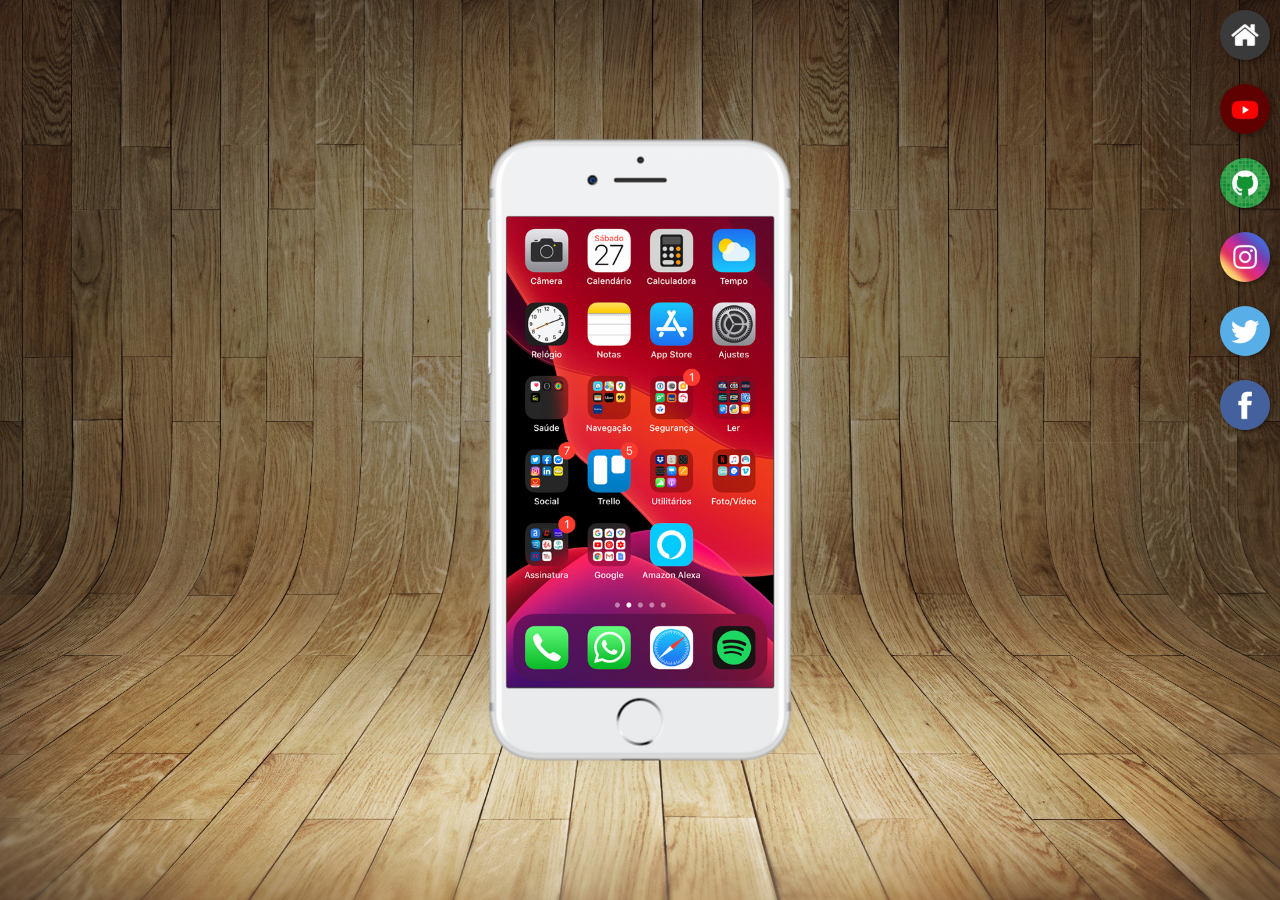
<file: index.html>
<!DOCTYPE html>
<html lang="pt-br">
<head>
    <meta charset="UTF-8">
    <meta name="viewport" content="width=device-width, initial-scale=1.0">
    <link rel="shortcut icon" href="favicon.ico" type="image/x-icon">
    <title>Projeto Redes Sociais</title>
    <link rel="stylesheet" href="styles/style.css">
</head>
<body>
    <main>
        <section id="telefone">
            <iframe name="frame" id="tela" frameborder="0" src="home.html">
                Seu navegador não é compatível com isso.
            </iframe>

        </section>
        <section id="botoes">
            <a href="home.html" target="frame" alt="Home"><img src="imagens/logo-home.jpg"></a><br>
            <a href="youtube.html" target="frame" alt="Youtube"><img src="imagens/logo-youtube.jpg"></a><br>
            <a href="github.html" target="frame" alt="Github"><img src="imagens/logo-github.jpg"></a><br>
            <a href="instagram.html" target="frame" alt="Instagram"><img src="imagens/logo-instagram.jpg"></a><br>
            <a href="twitter.html" target="frame" alt="Twitter"><img src="imagens/logo-twitter.jpg"></a><br>
            <a href="facebook.html" target="frame" alt="Facebook"><img src="imagens/logo-facebook.jpg"></a><br>
        </section>
    </main>
</body>
</html>
</file>
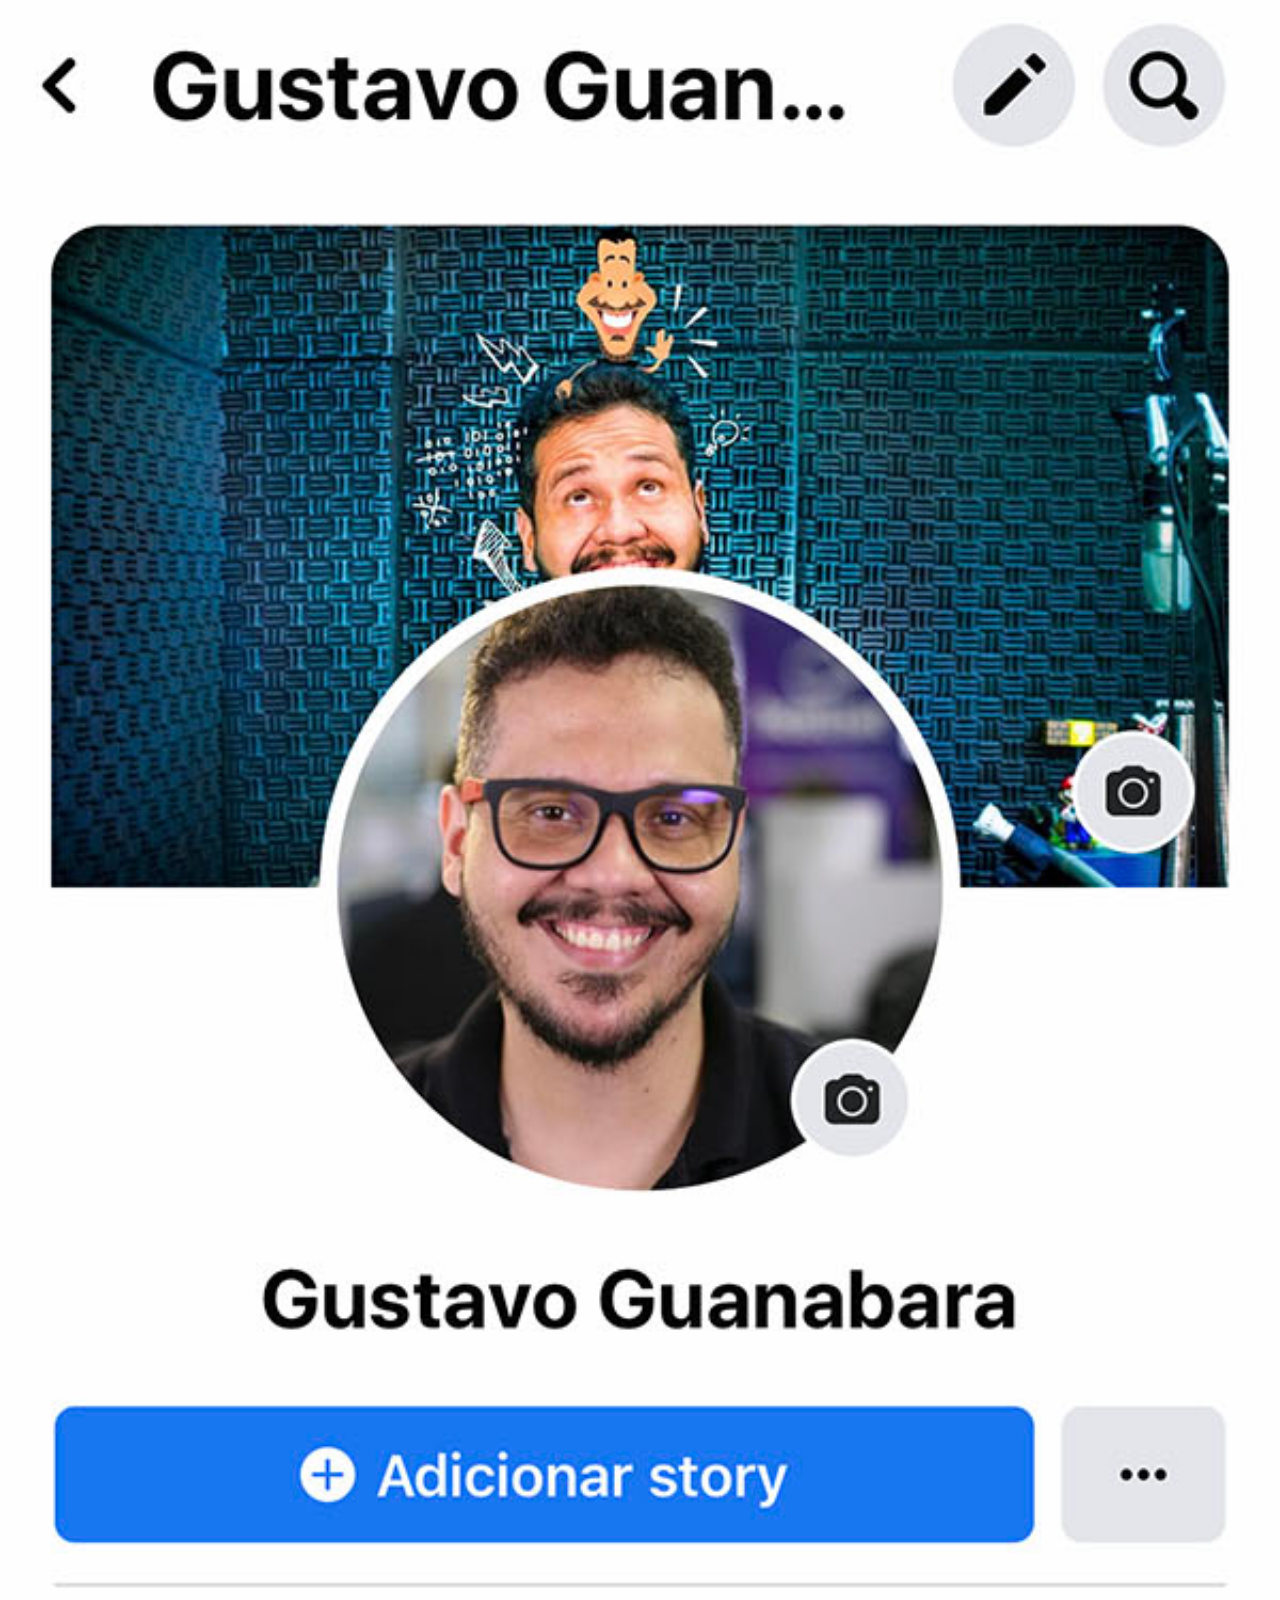
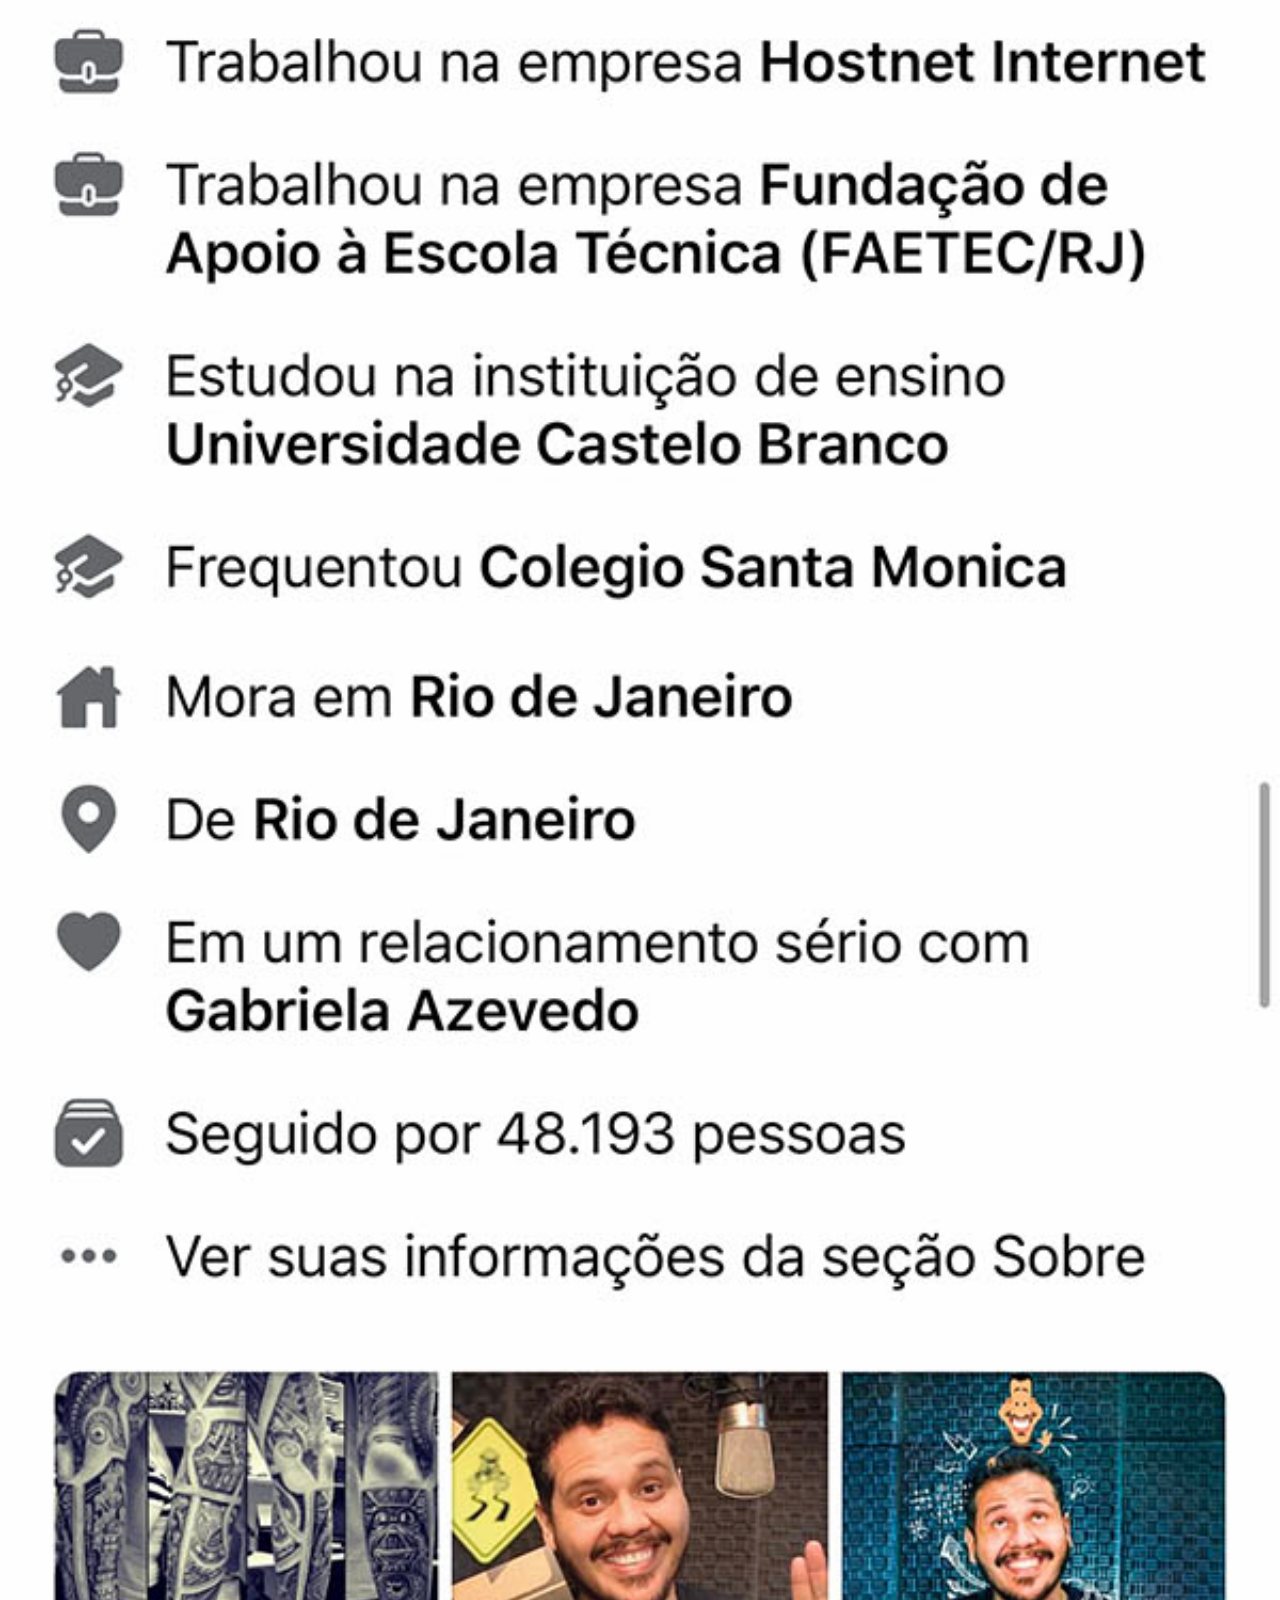
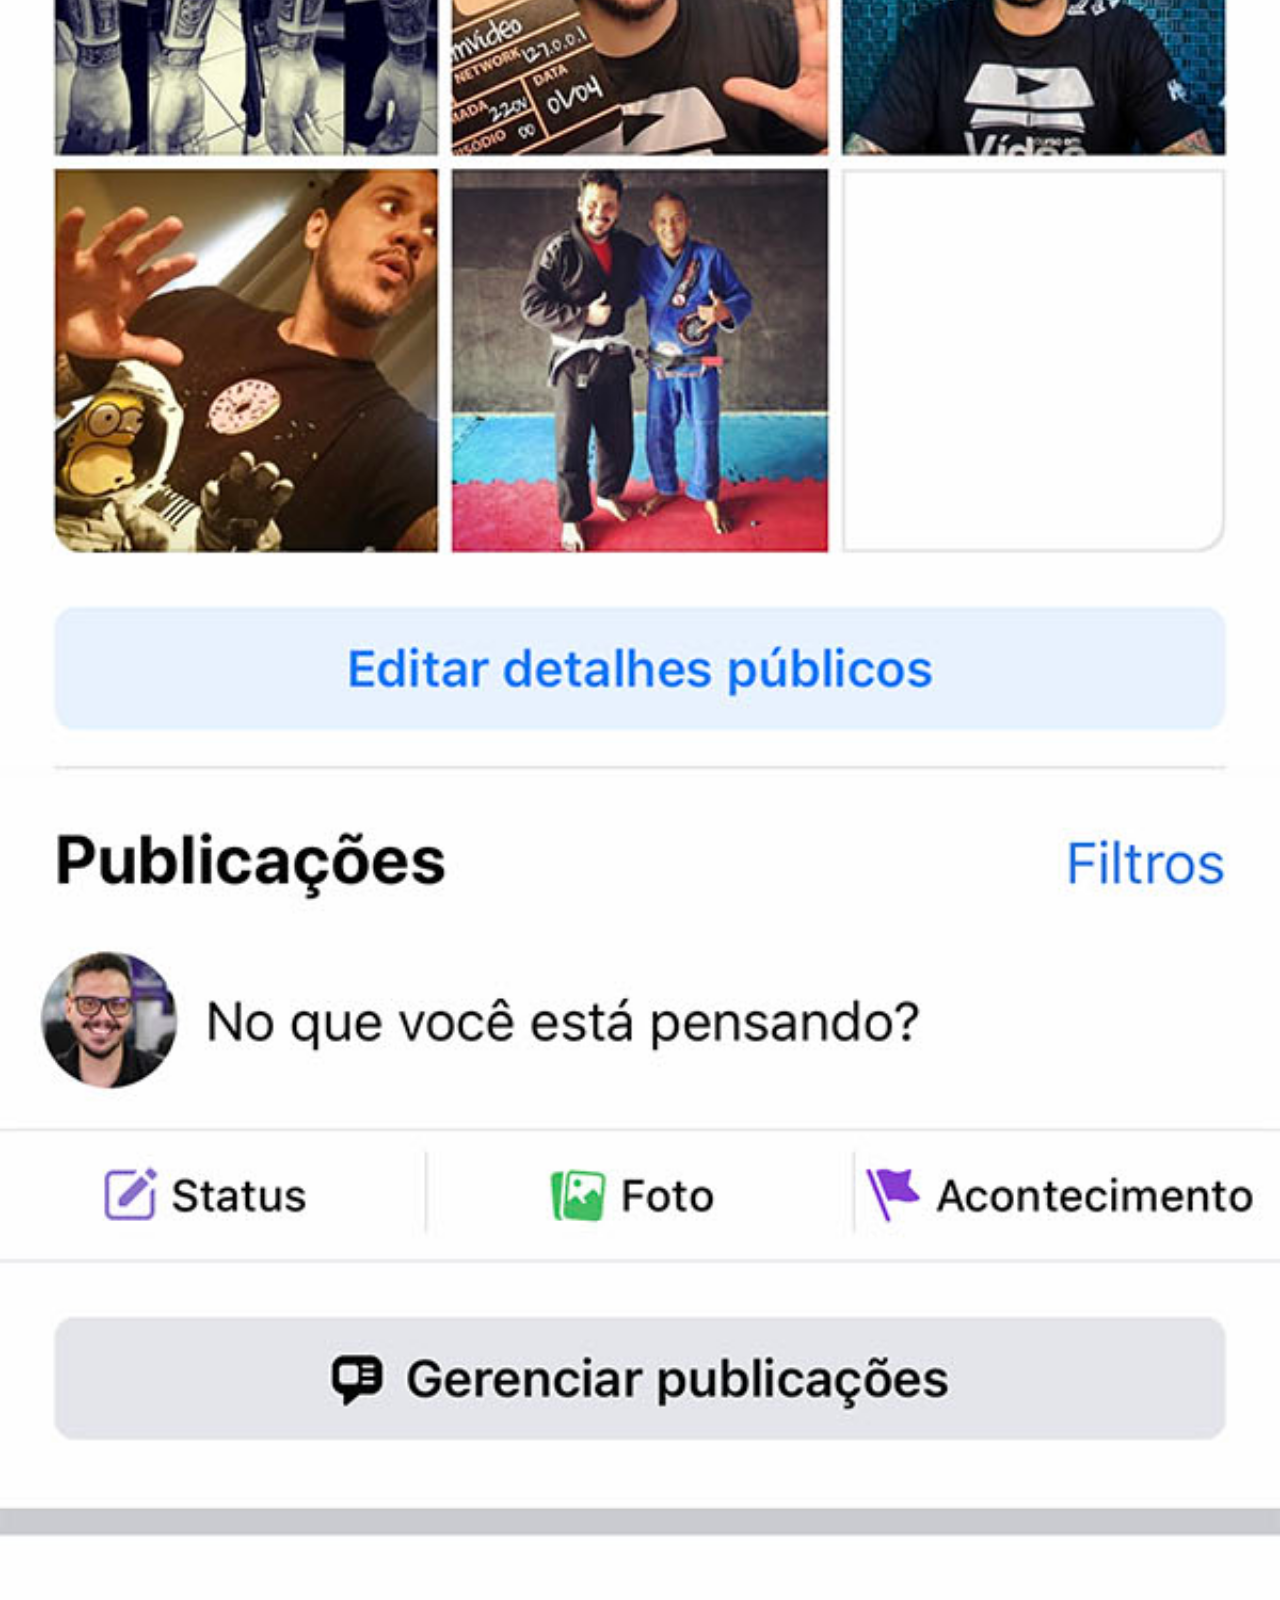
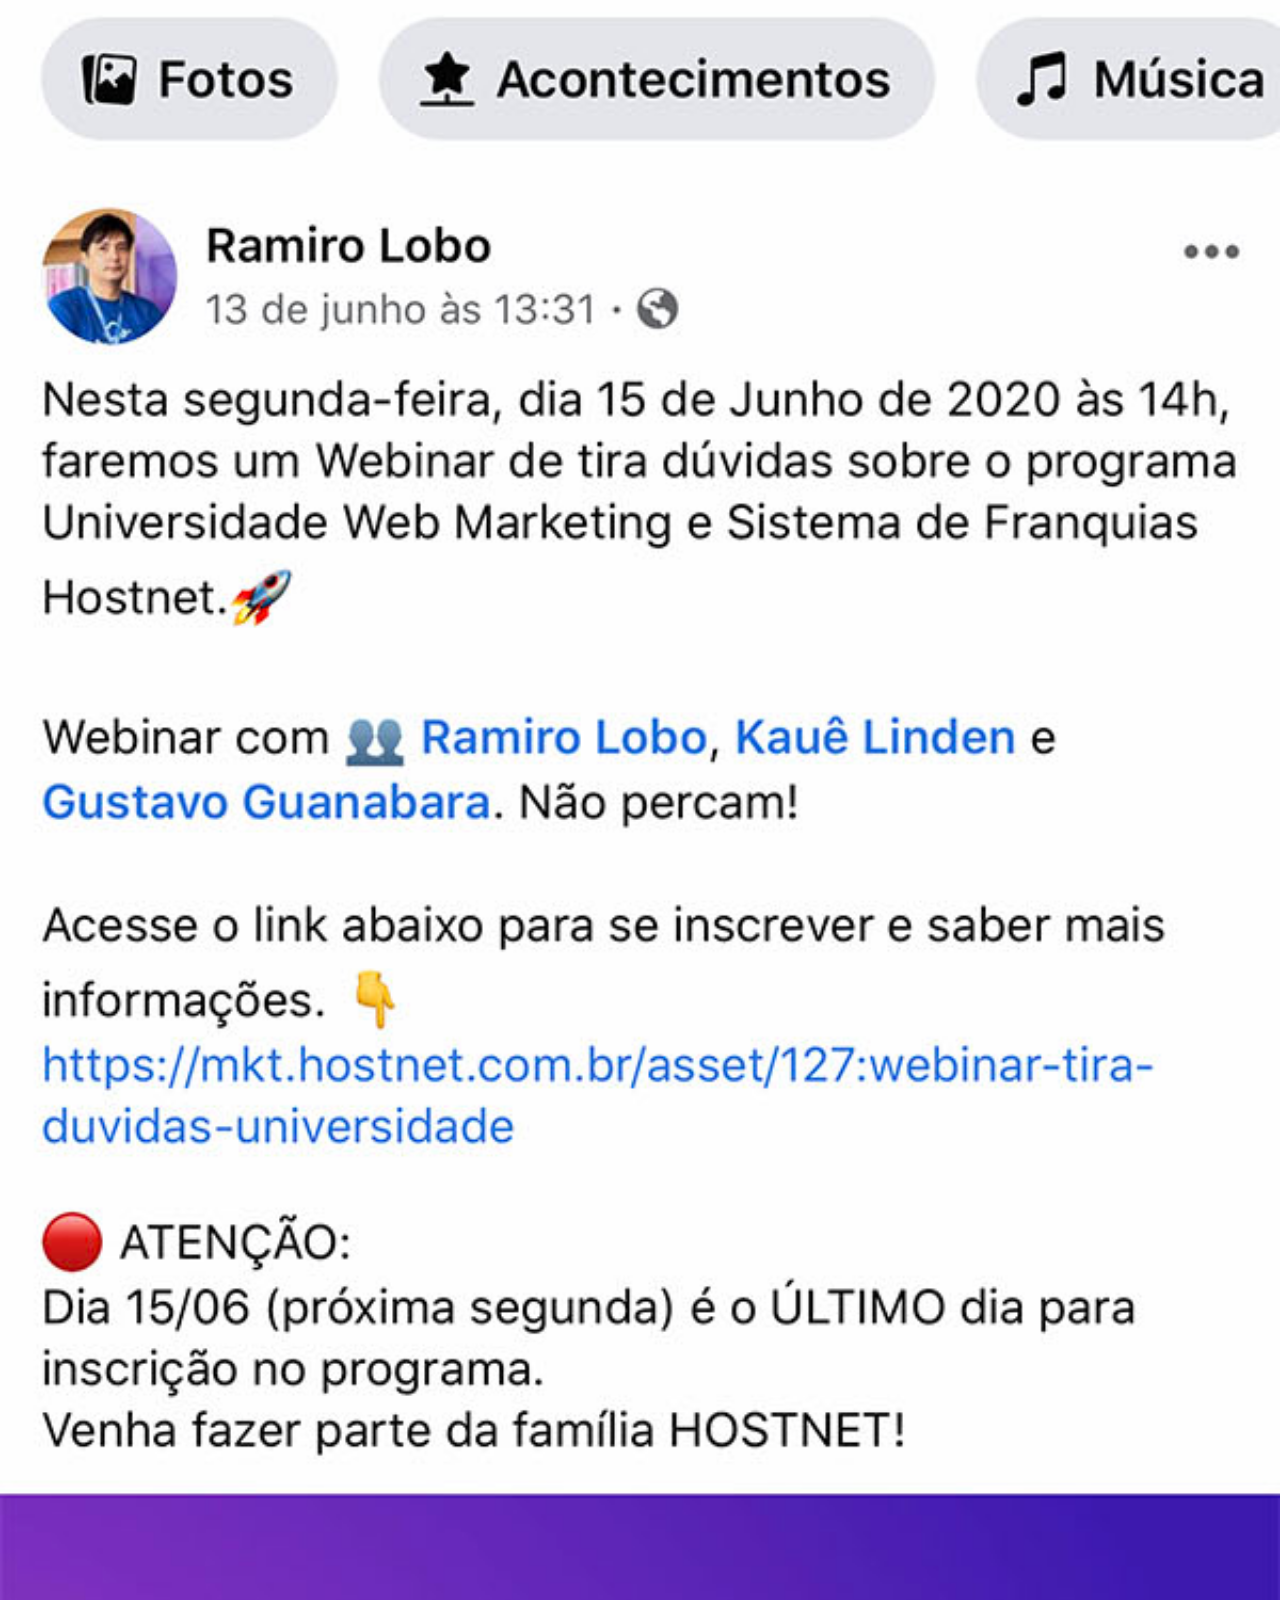
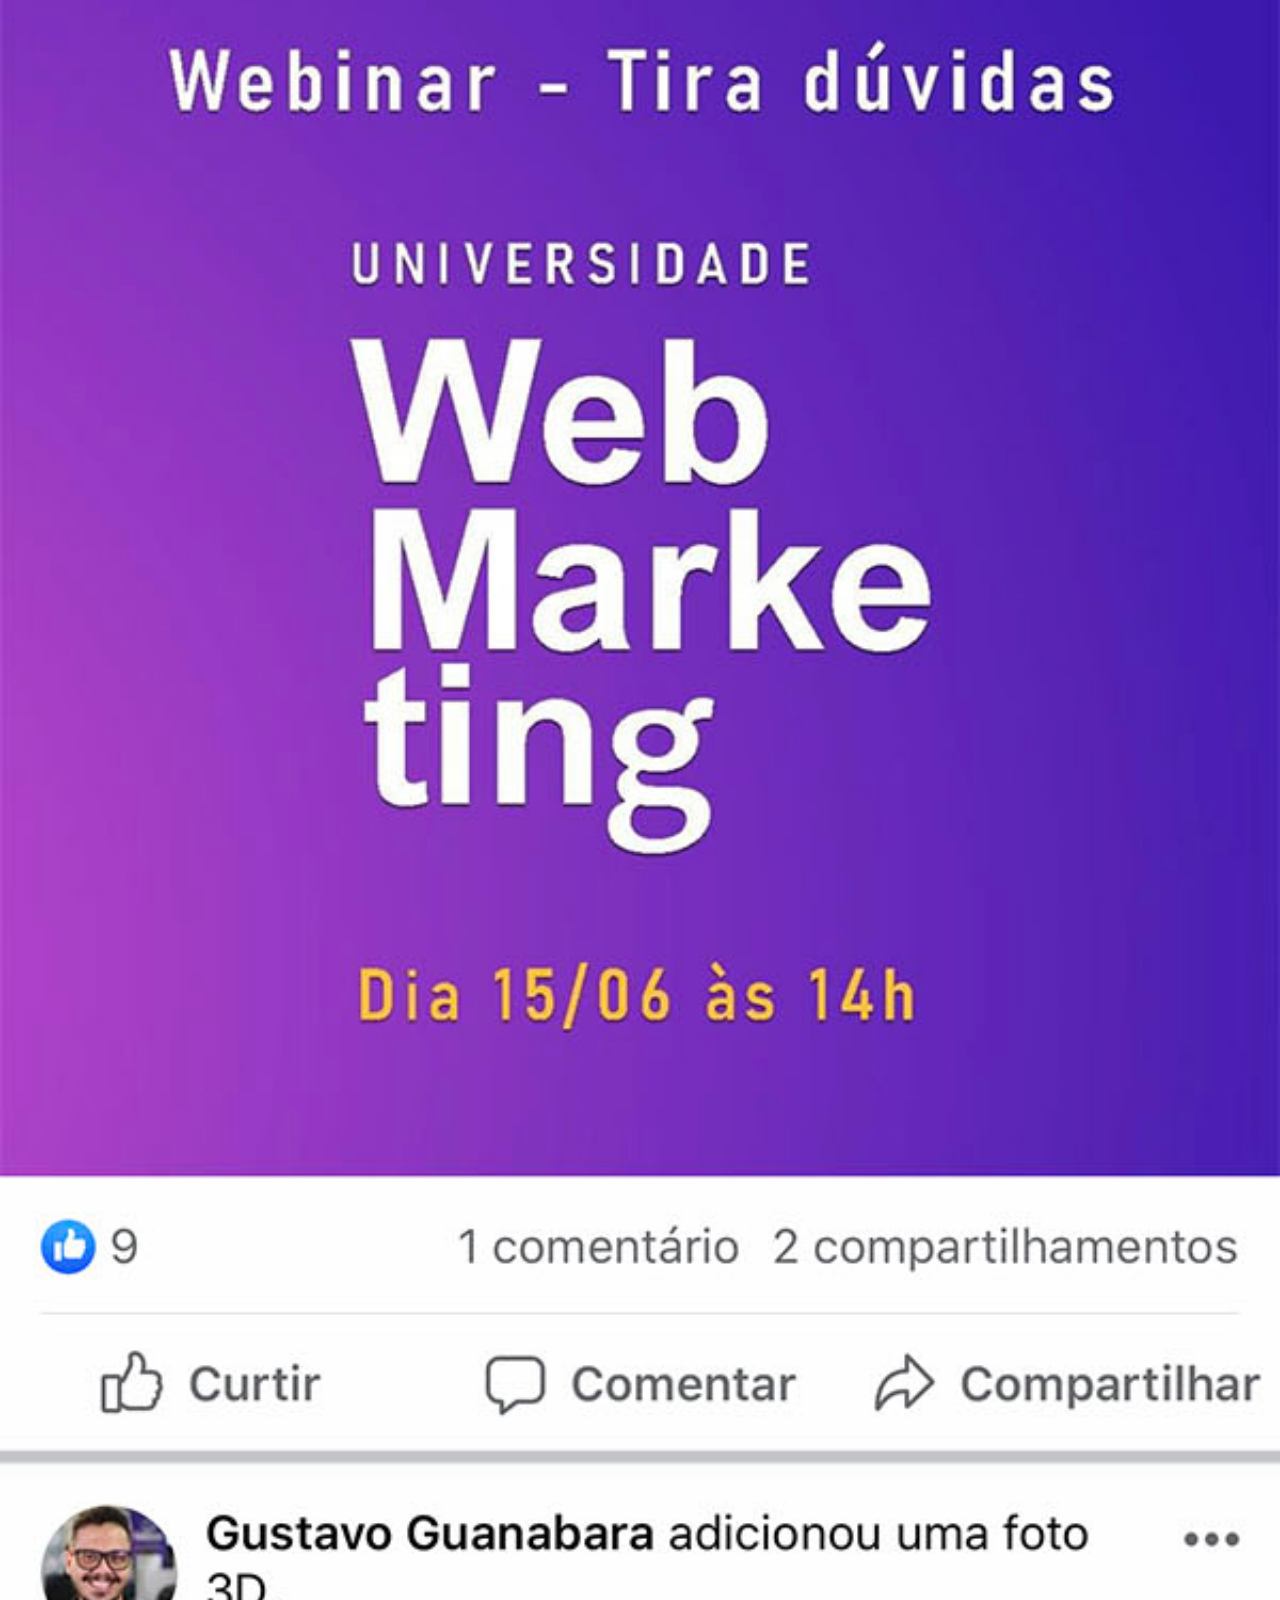
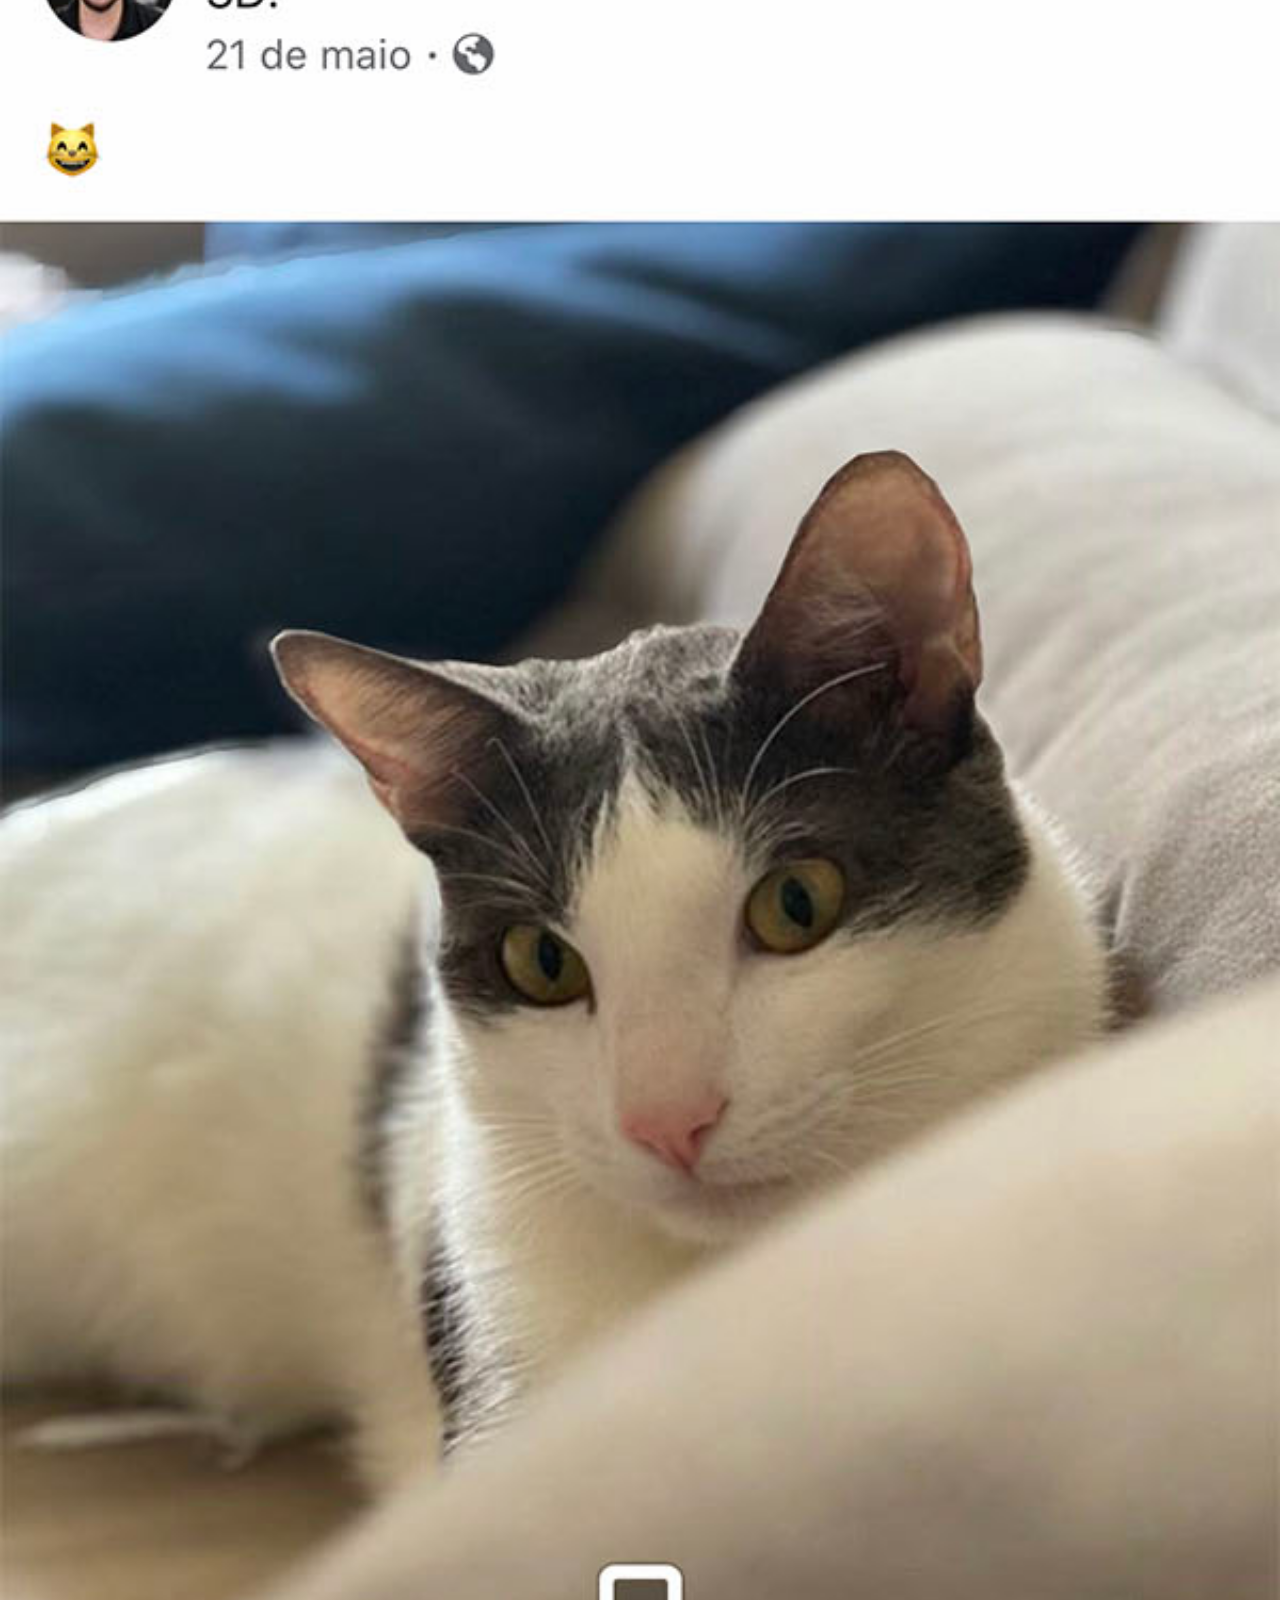
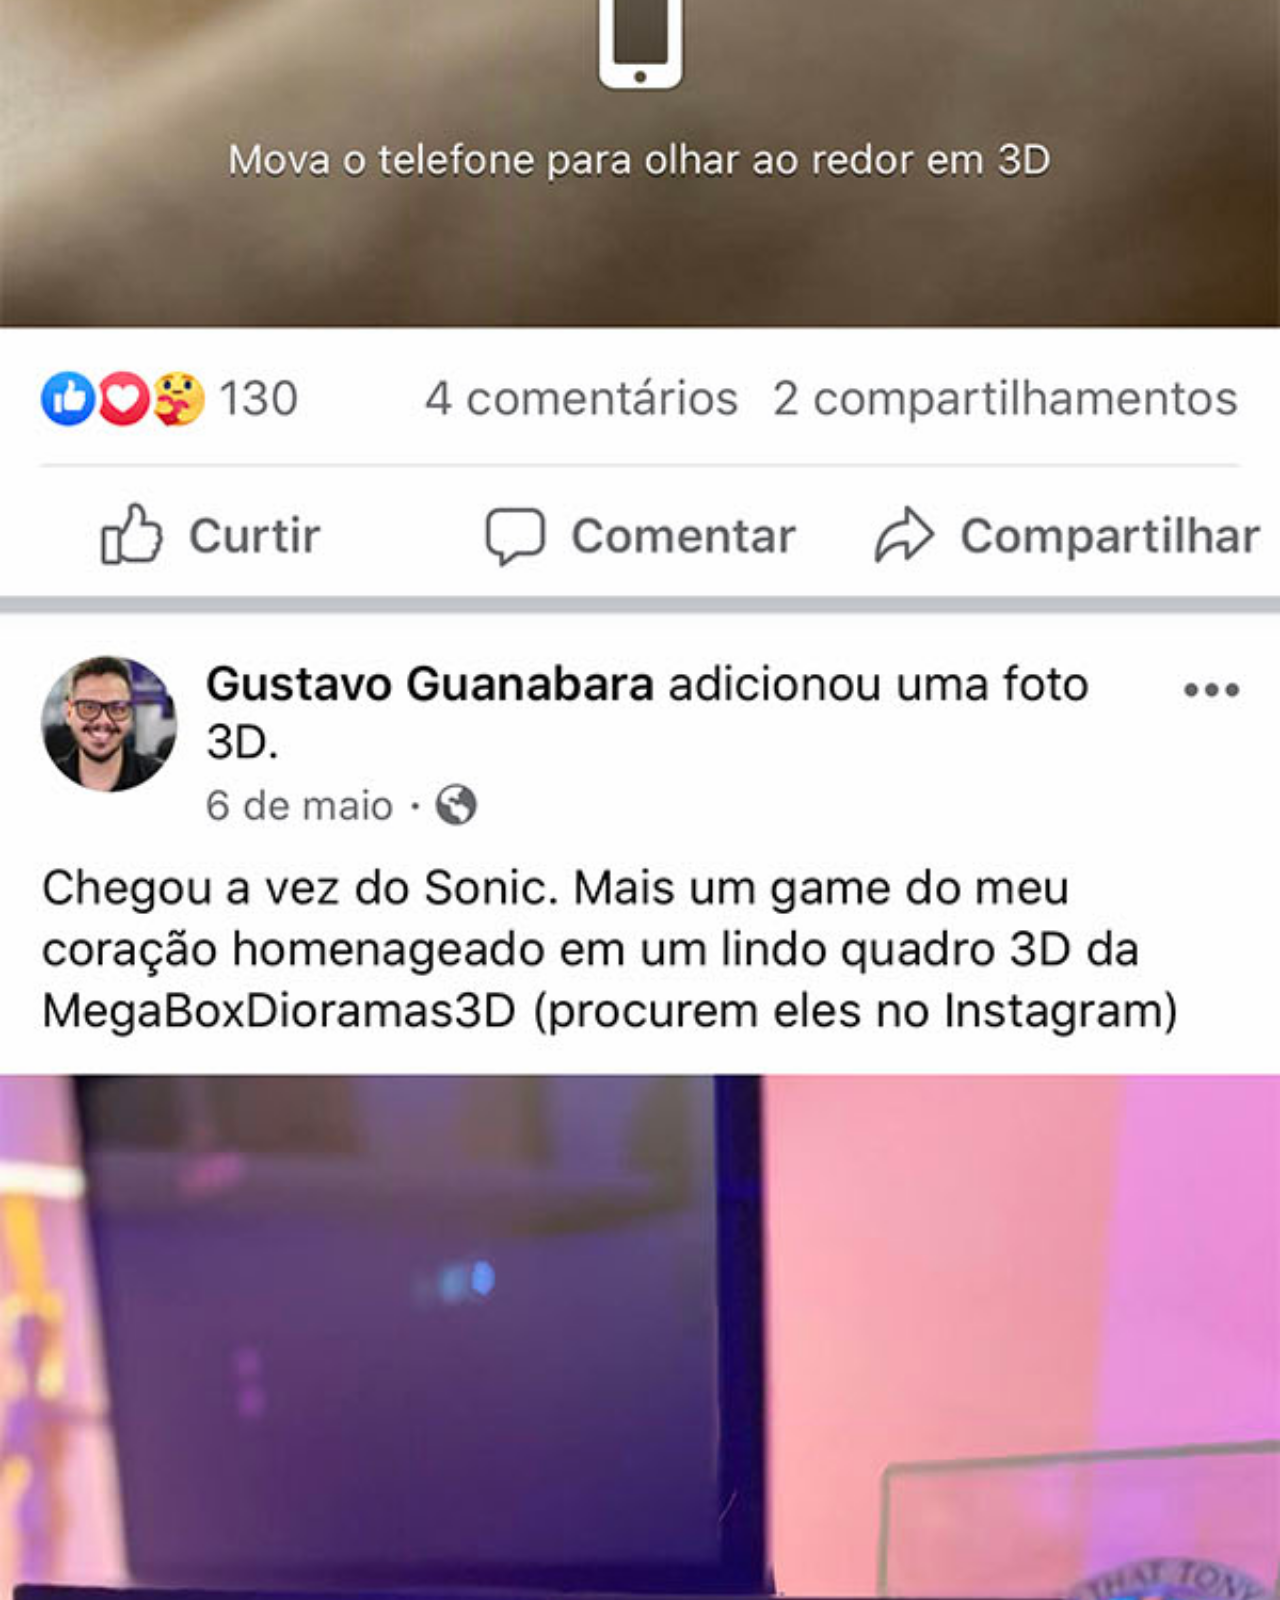
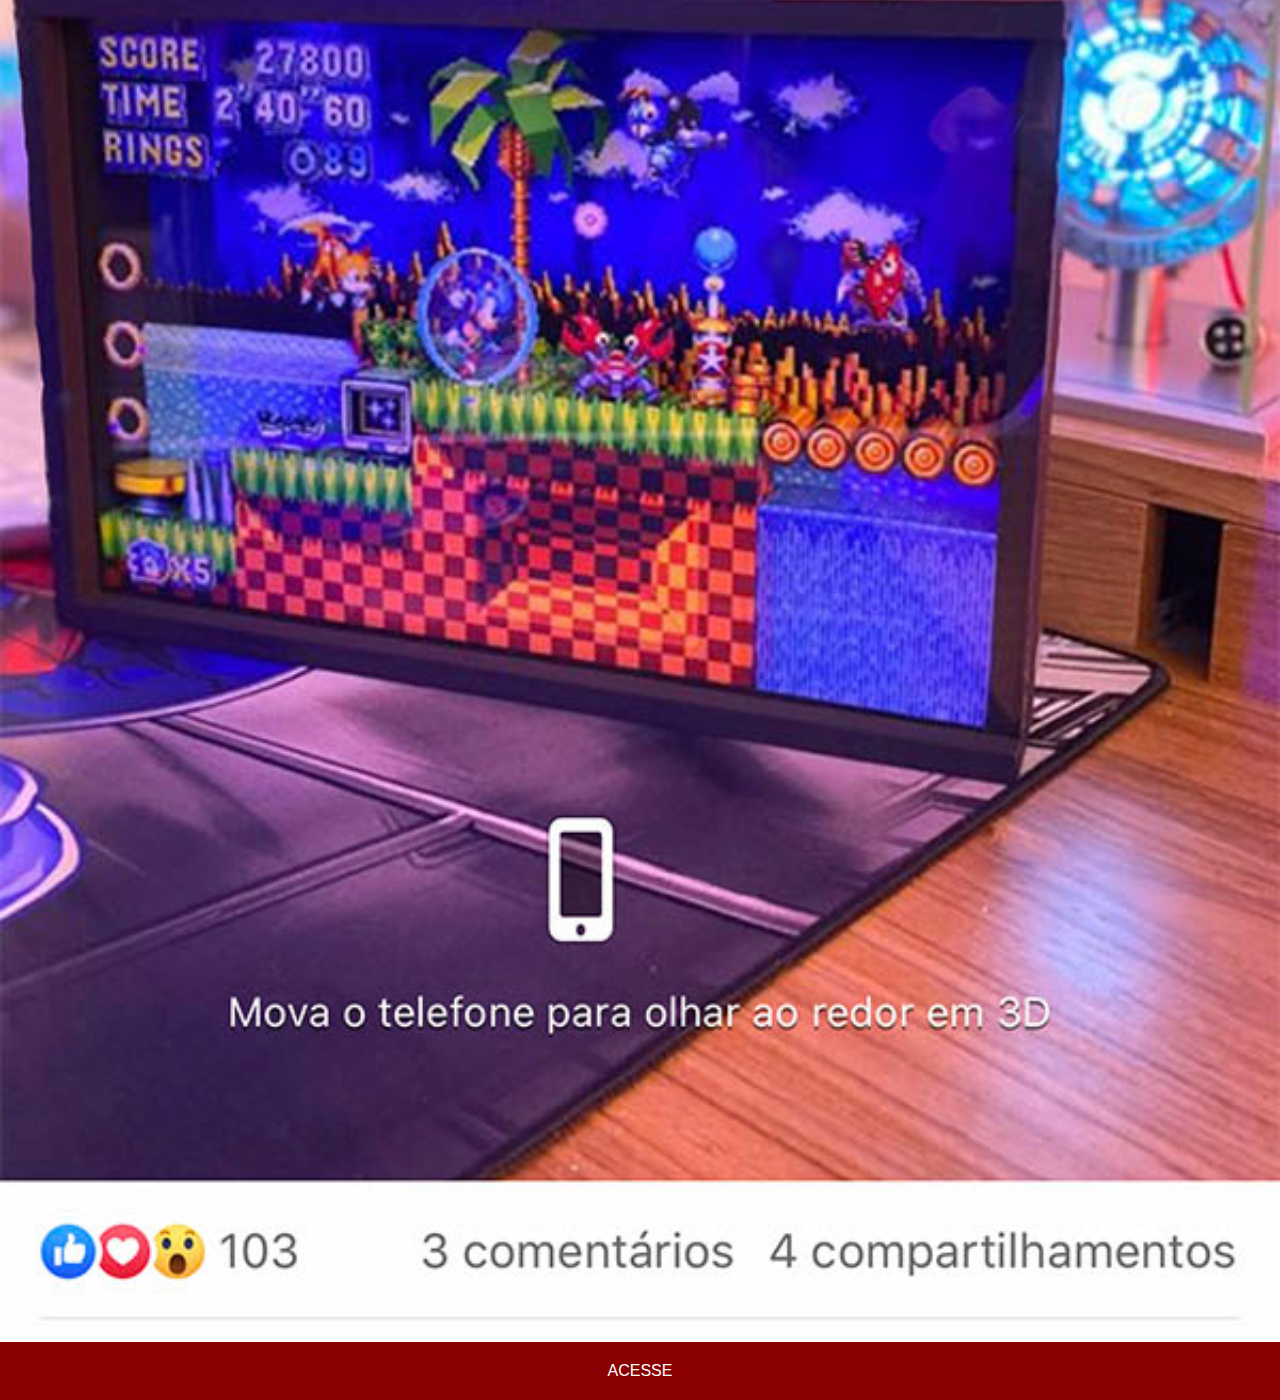
<file: facebook.html>
<!DOCTYPE html>
<html lang="pt-br">
<head>
    <meta charset="UTF-8">
    <meta name="viewport" content="width=device-width, initial-scale=1.0">
    <title>Facebook</title>
    <link rel="stylesheet" href="styles/social.css">
</head>
<body>
    <img src="imagens/tela-facebook.jpg" alt="Facebook">
    <a href="https://www.facebook.com/gustavoguanabara/" target="_blank">ACESSE</a>
</body>
</html>
</file>
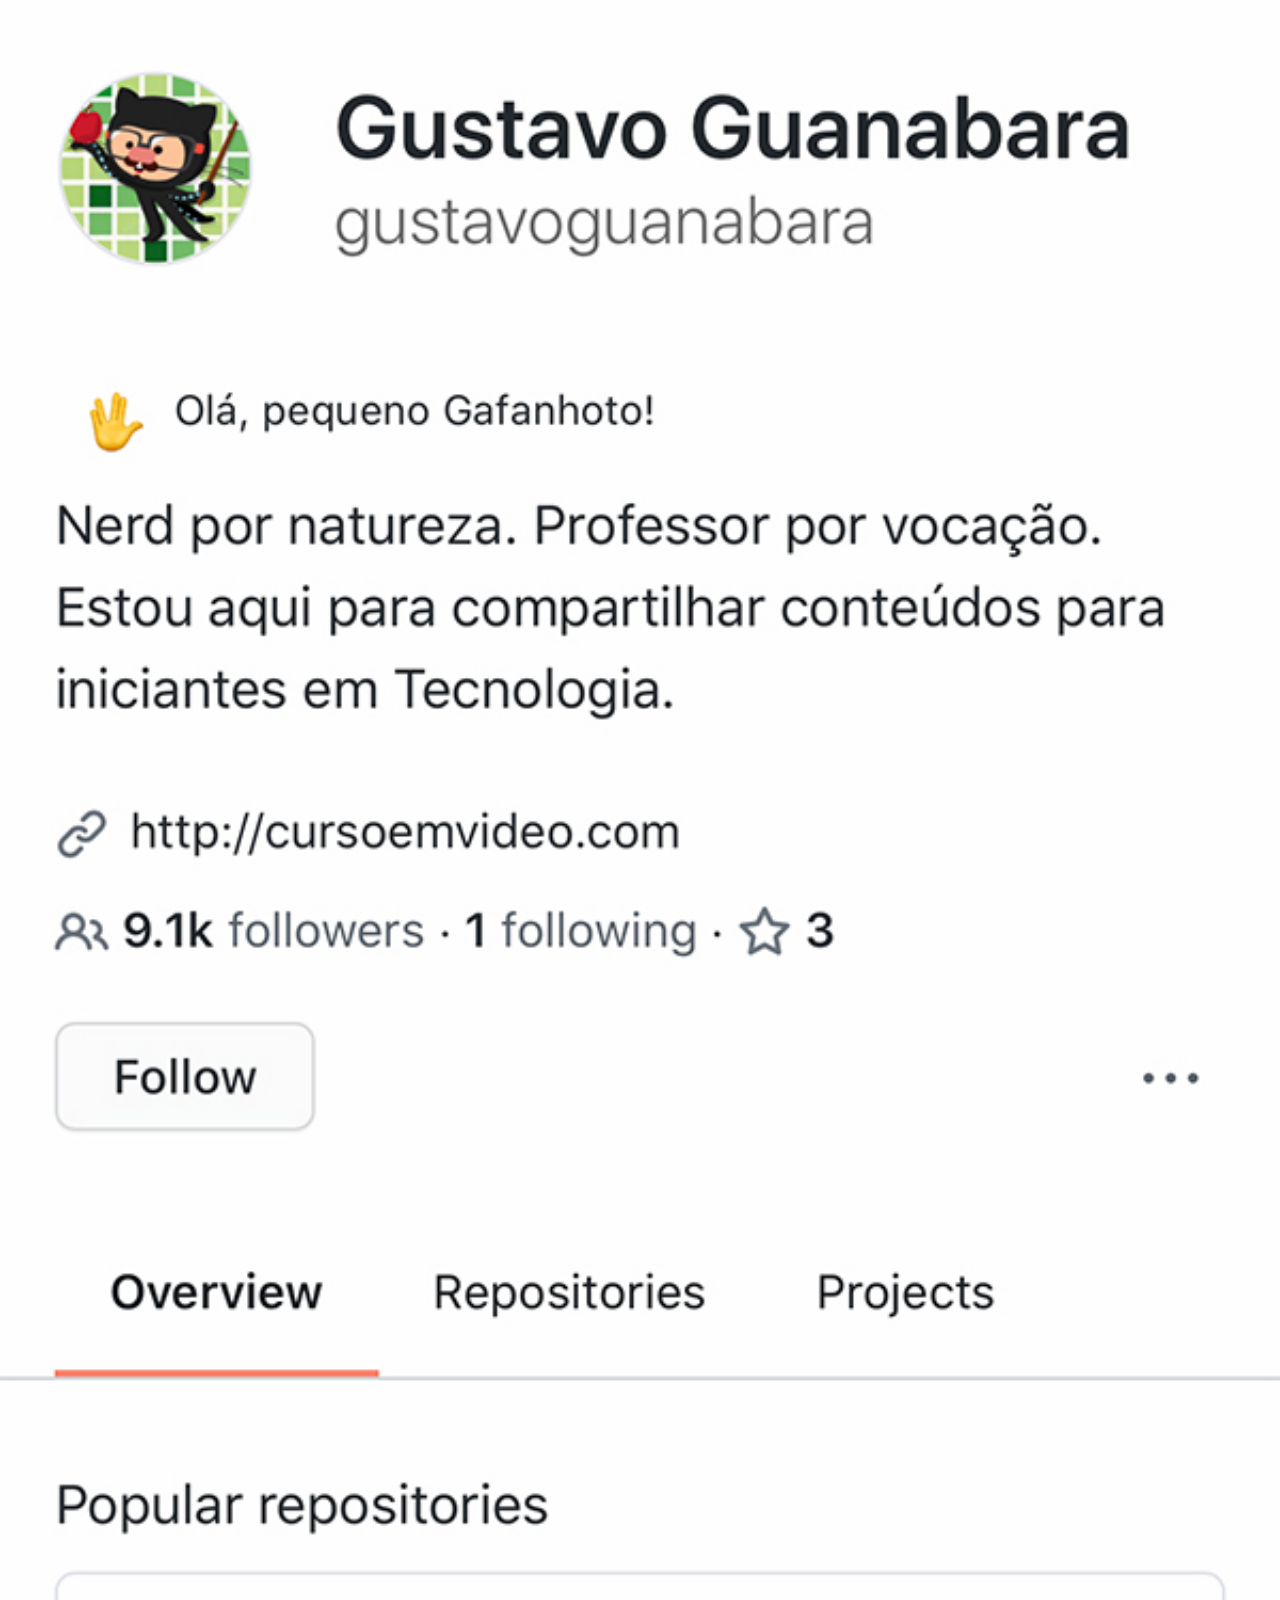
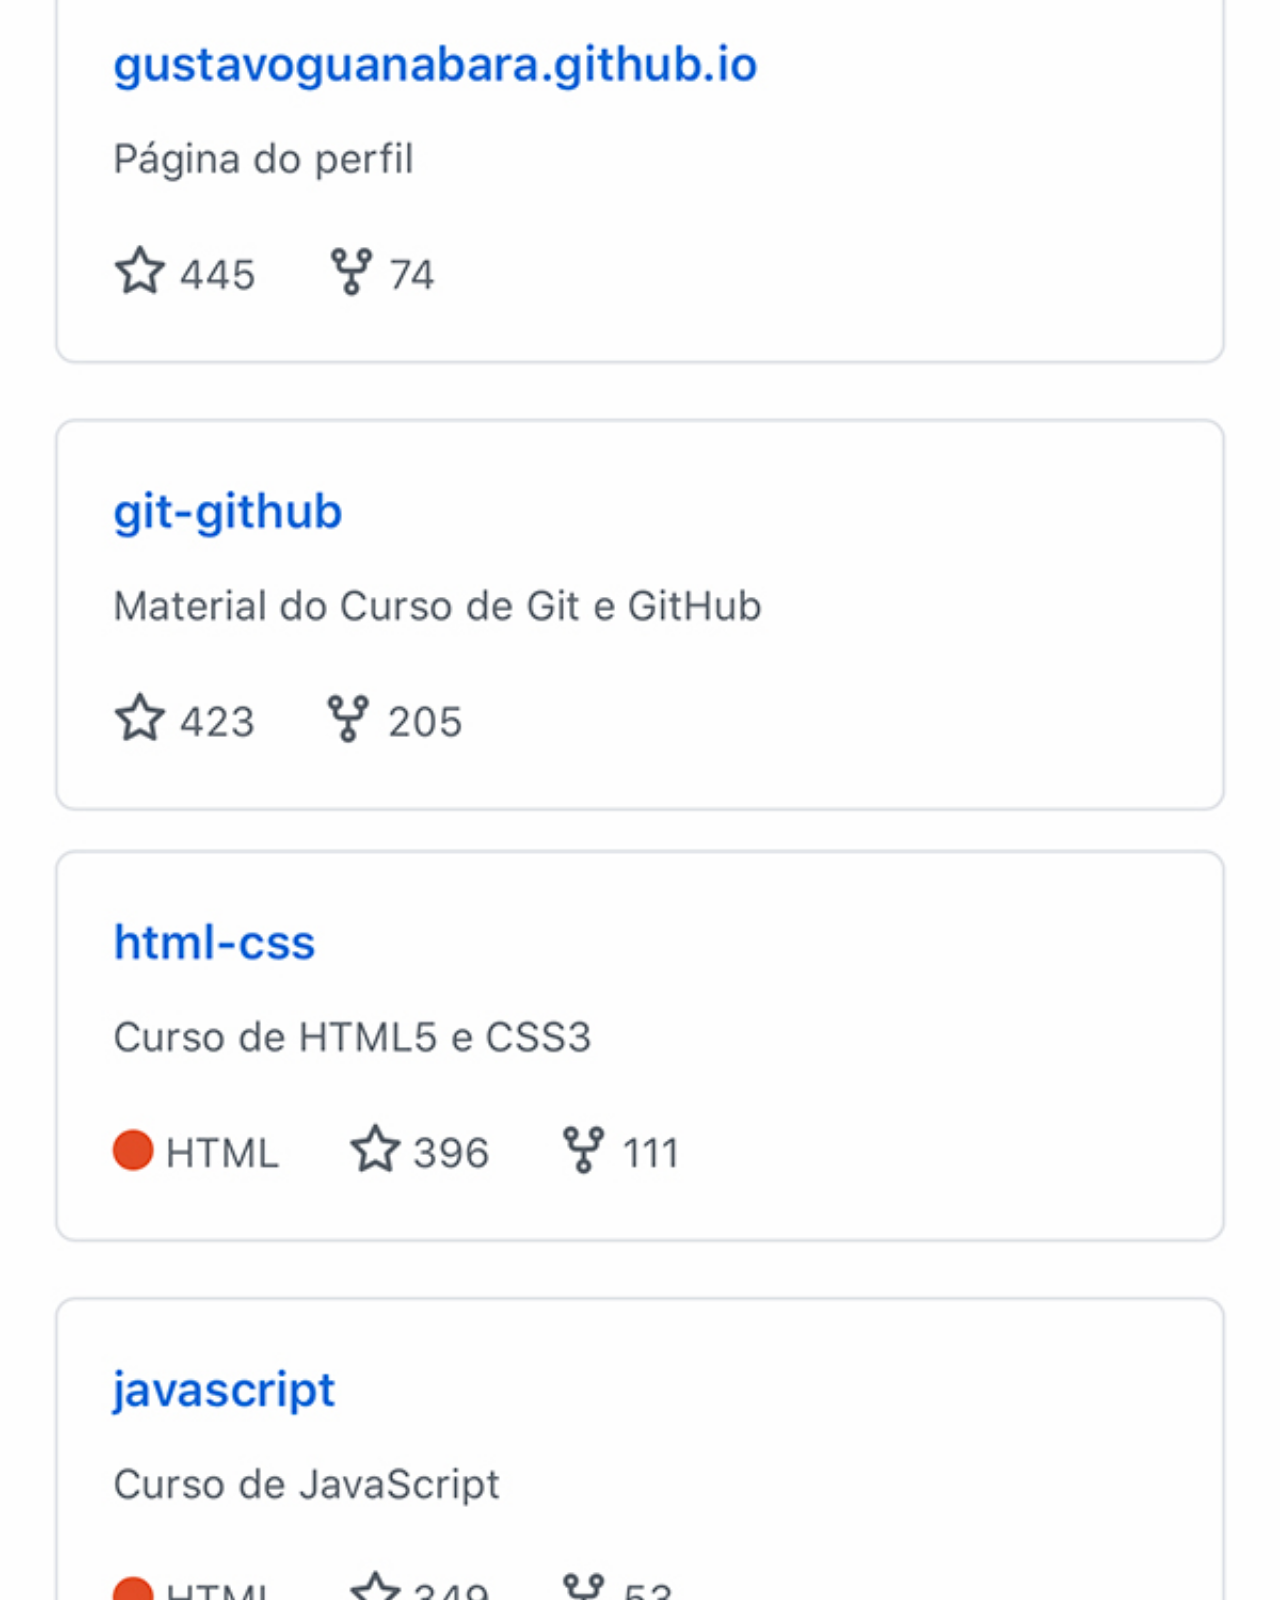
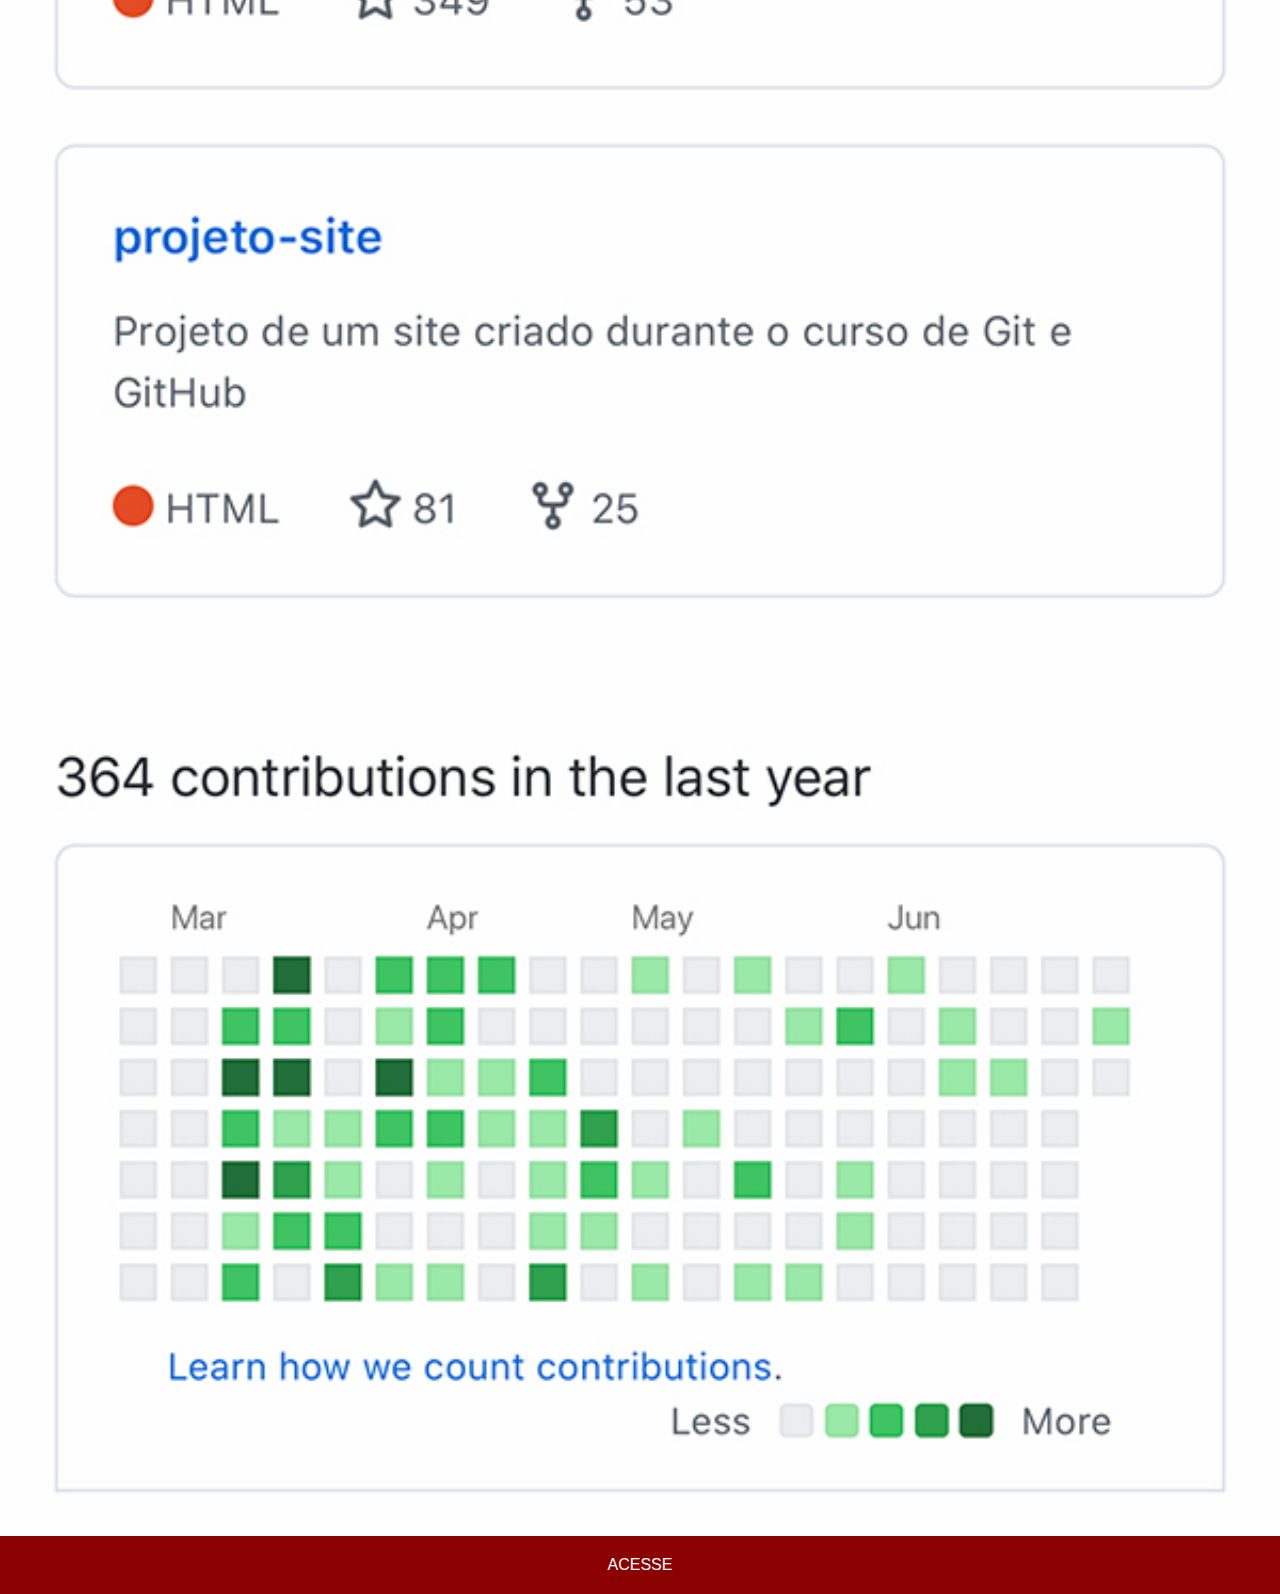
<file: github.html>
<!DOCTYPE html>
<html lang="pt-br">
<head>
    <meta charset="UTF-8">
    <meta name="viewport" content="width=device-width, initial-scale=1.0">
    <title>Github</title>
    <link rel="stylesheet" href="styles/social.css">
</head>
<body>
    <img src="imagens/tela-github.jpg" alt="Github">
    <a href="https://github.com/gustavoguanabara/" target="_blank">ACESSE</a>    
</body>
</html>
</file>
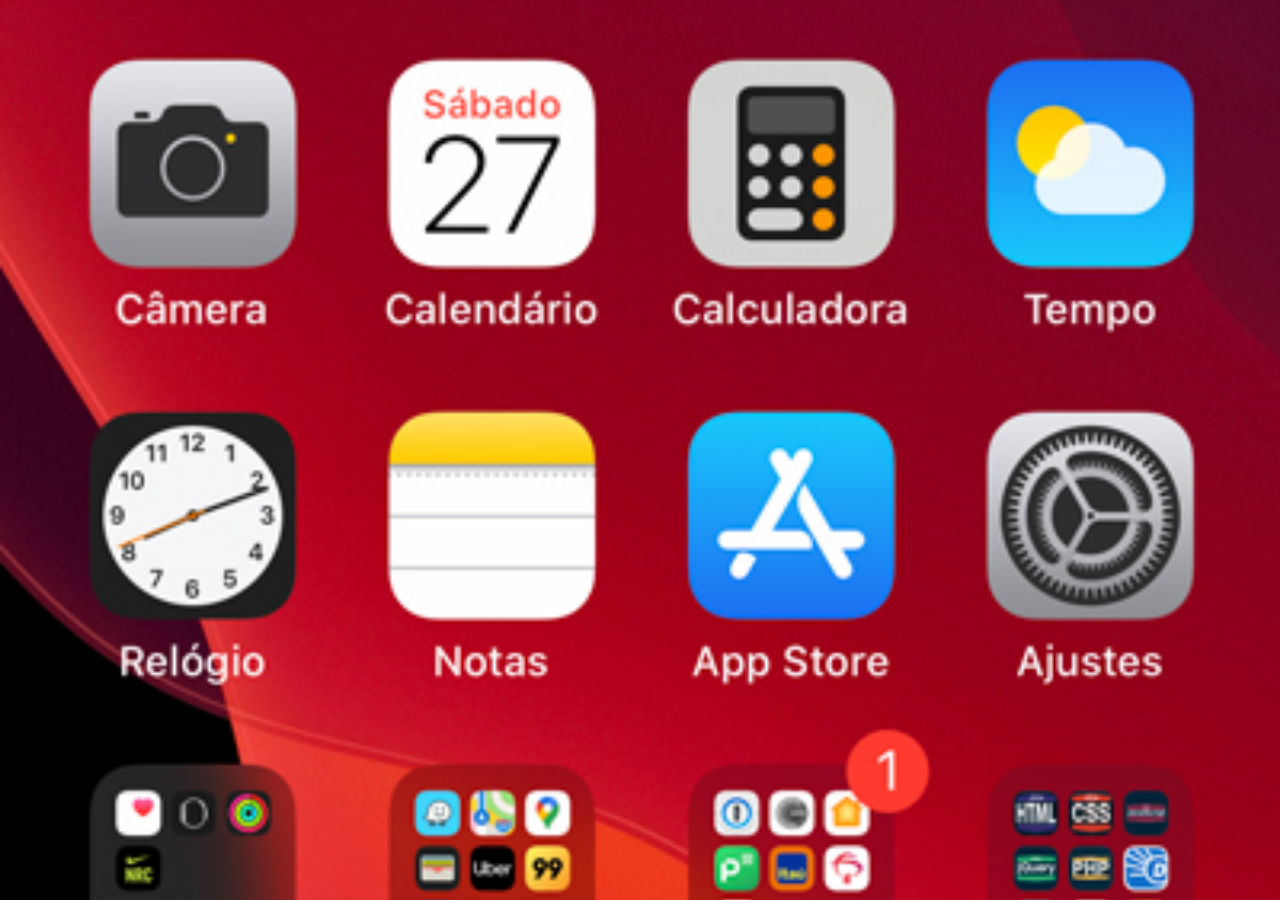
<file: home.html>
<!DOCTYPE html>
<html lang="pt-br">
<head>
    <meta charset="UTF-8">
    <meta name="viewport" content="width=device-width, initial-scale=1.0">
    <title>Home</title>
    <style>
        * {
            margin: 0px;
            padding: 0px;
        }
        body {
            width: 100vw;
            height: 100vh;
            background: url('imagens/tela-home.jpg') no-repeat top center;
            background-size: cover;
        }
    </style>
</head>
<body>
    
</body>
</html>
</file>
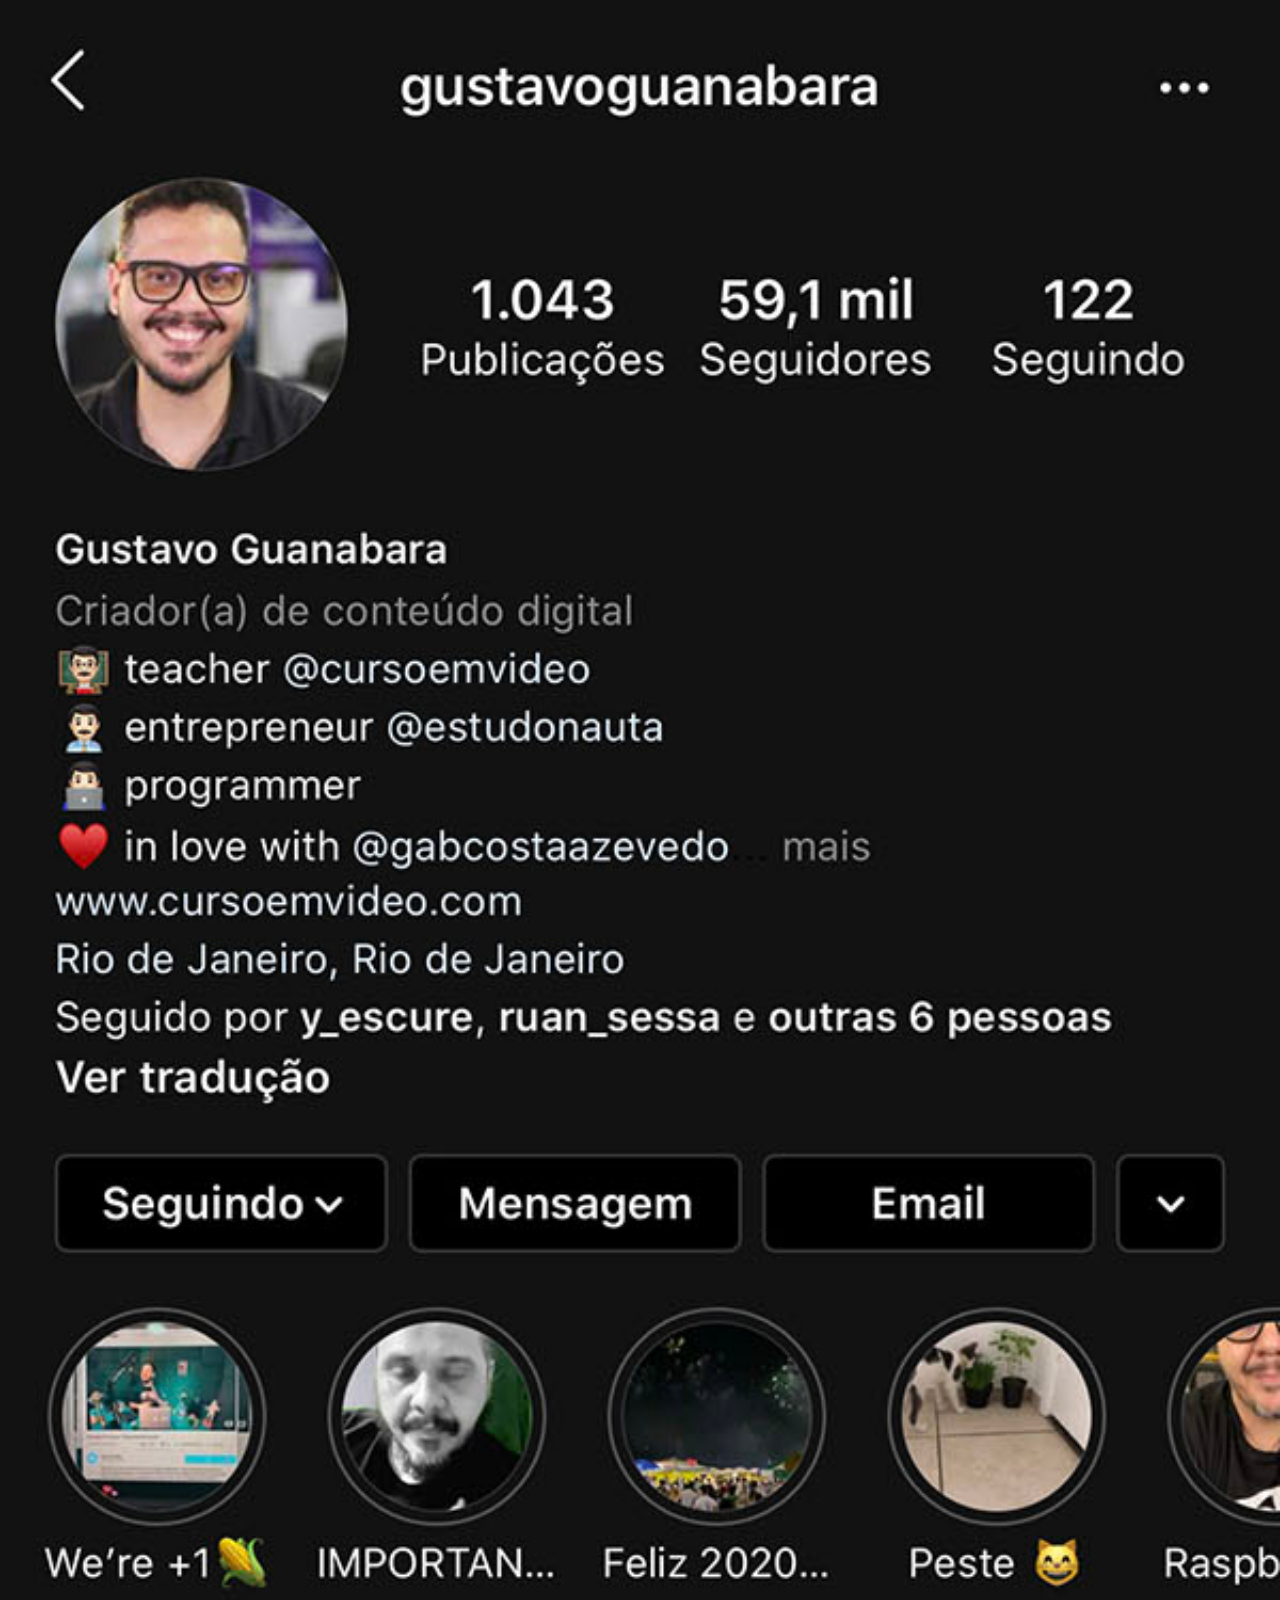
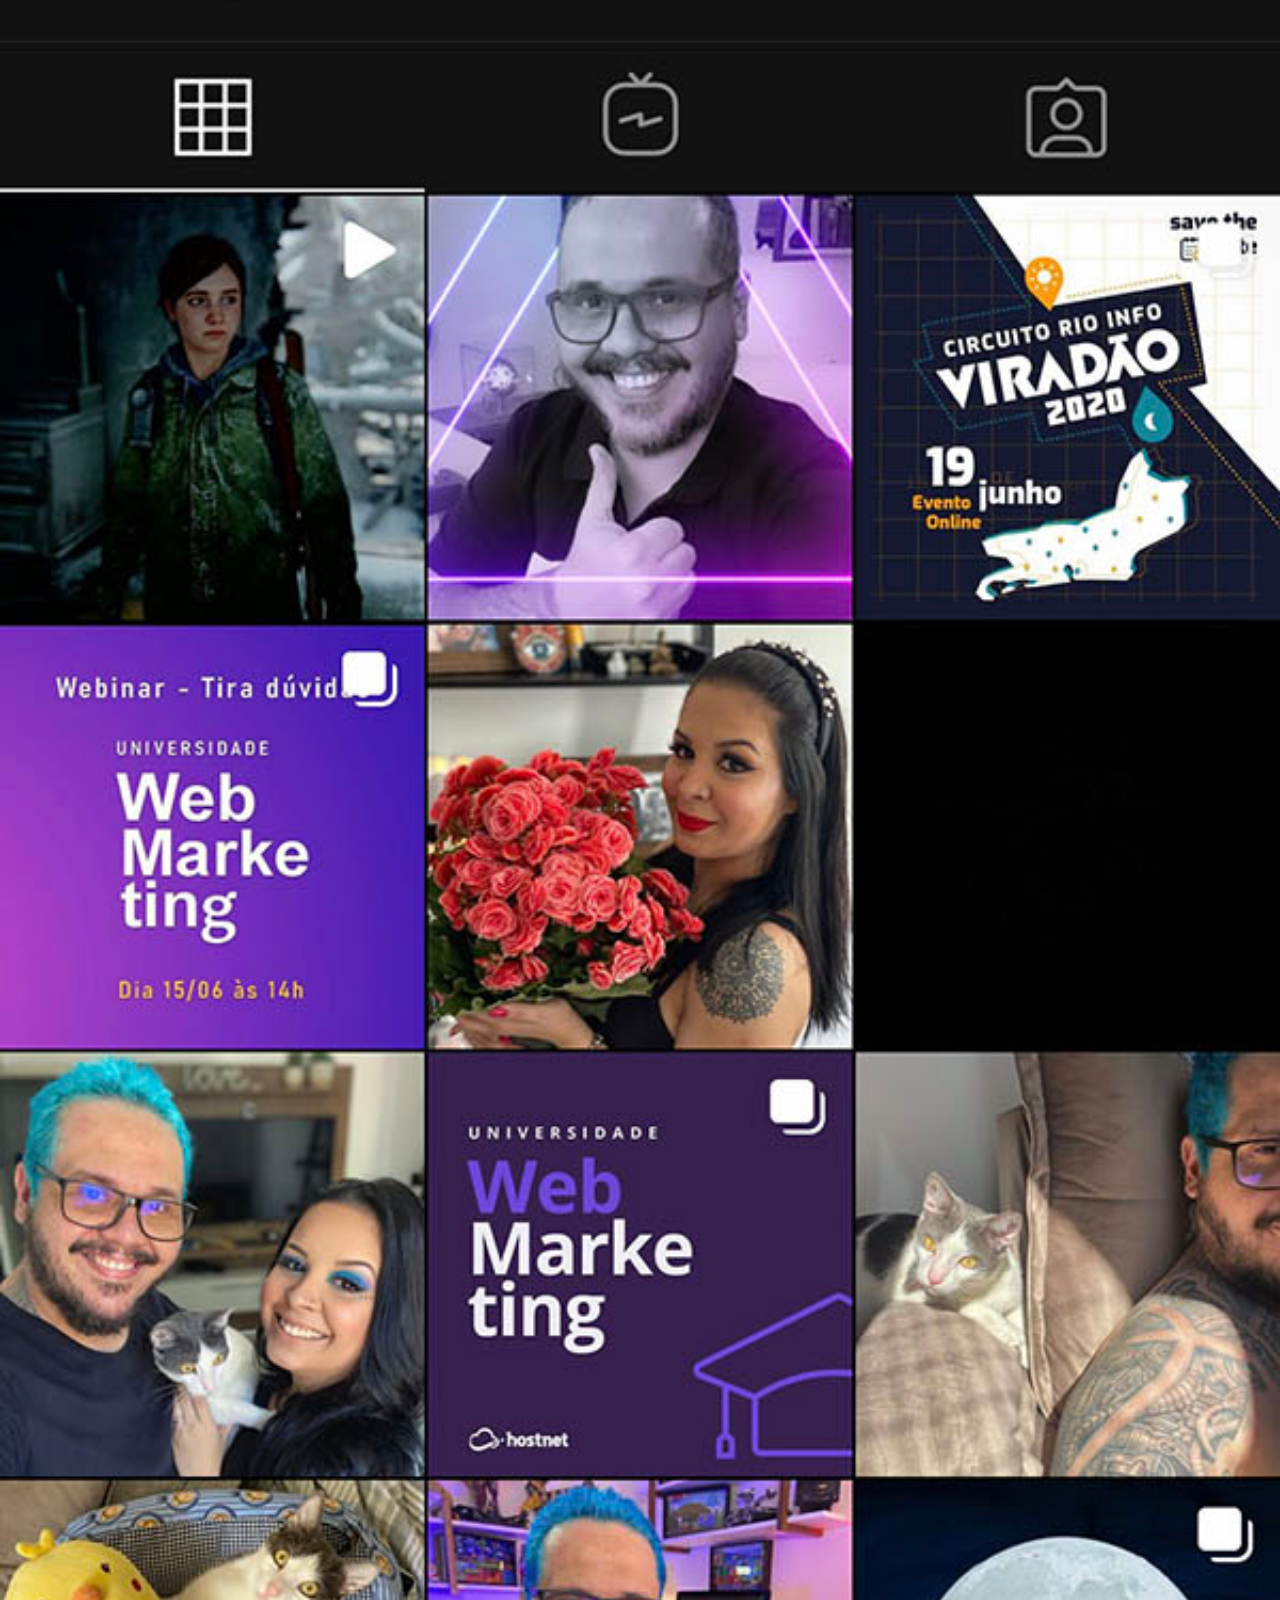
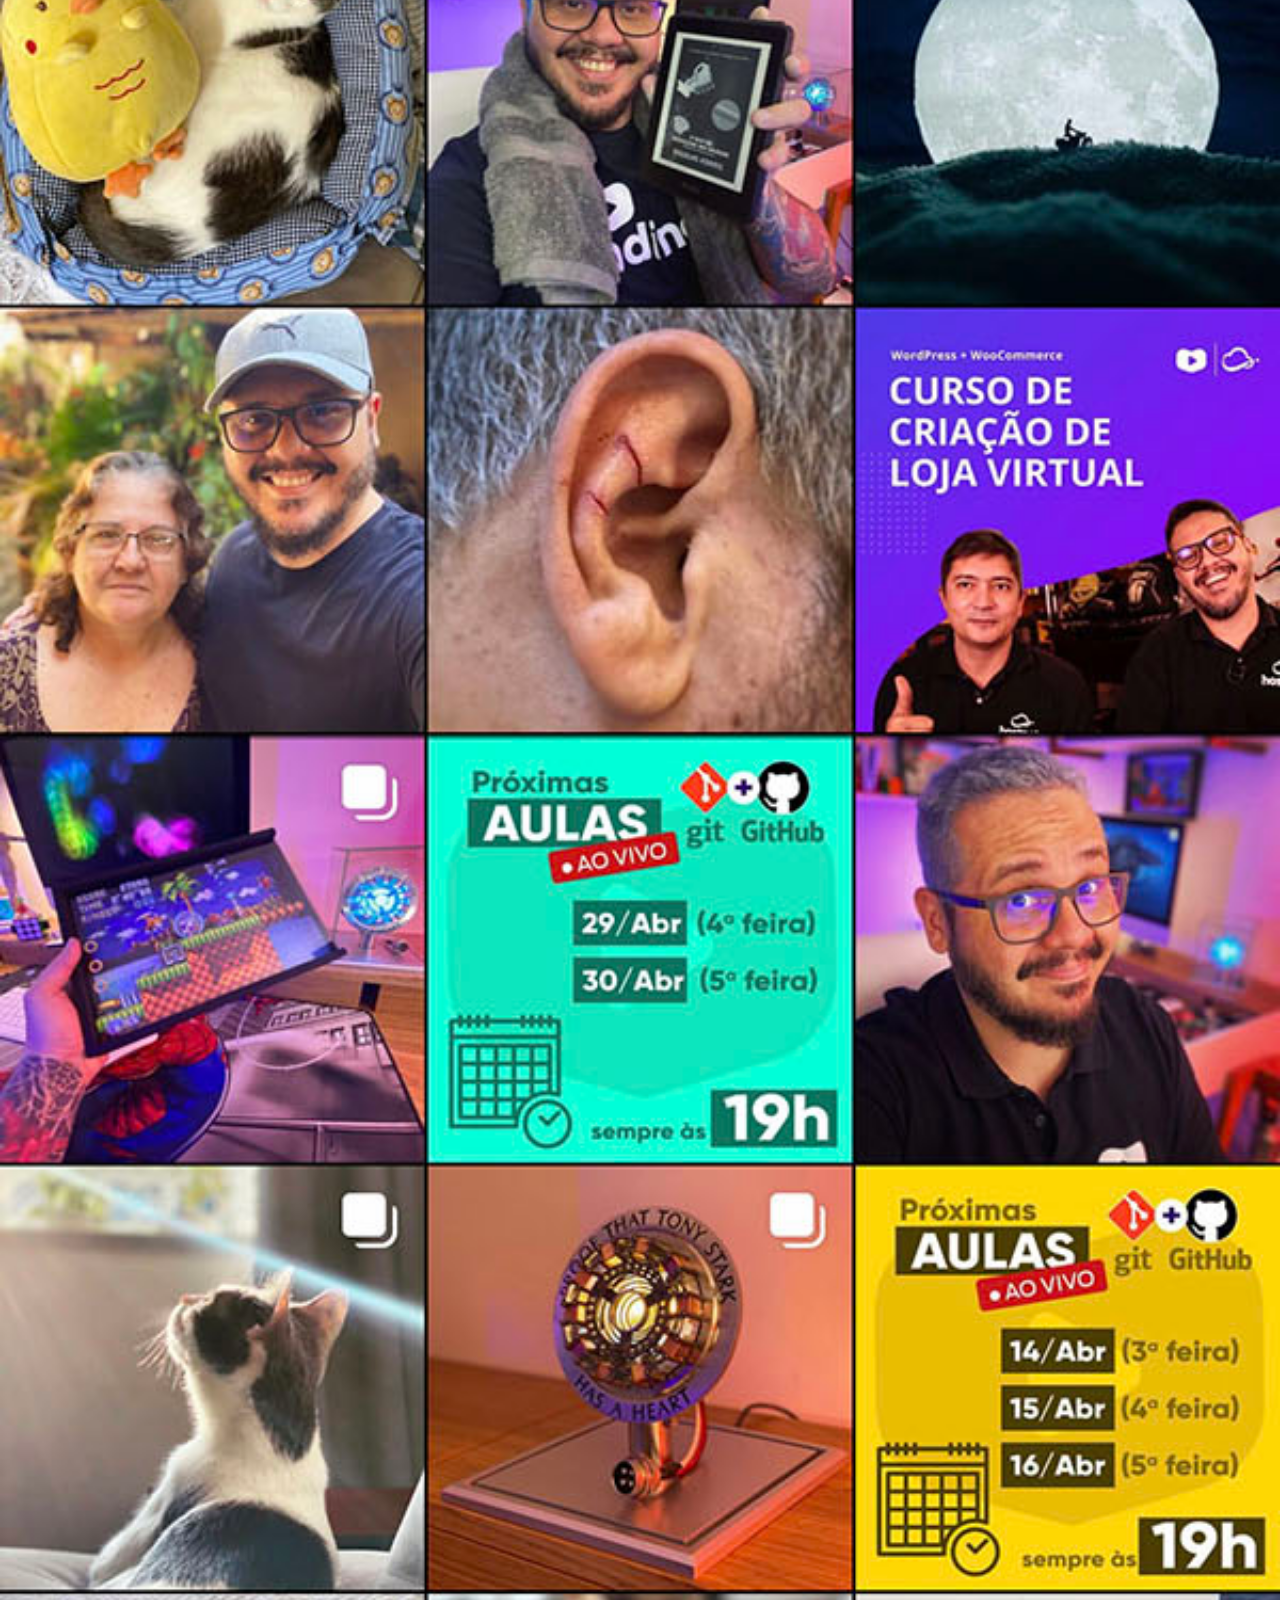
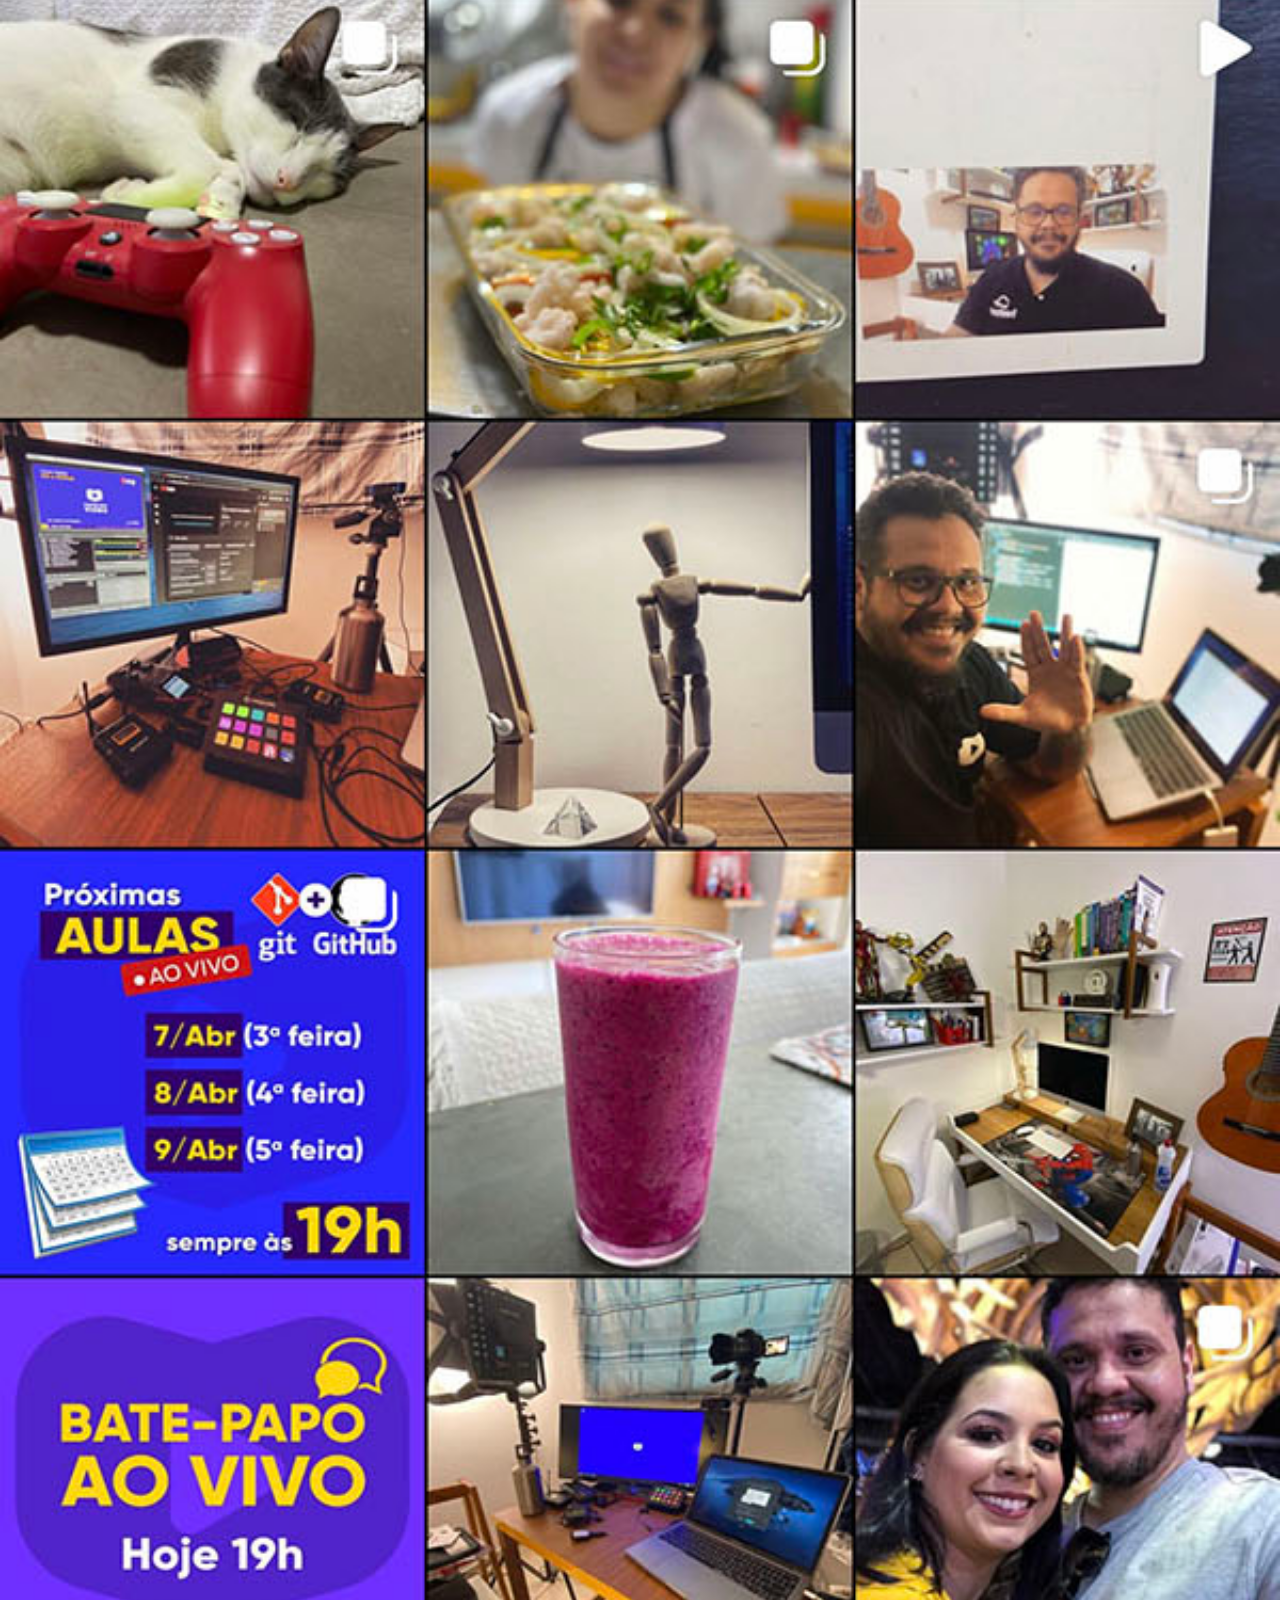
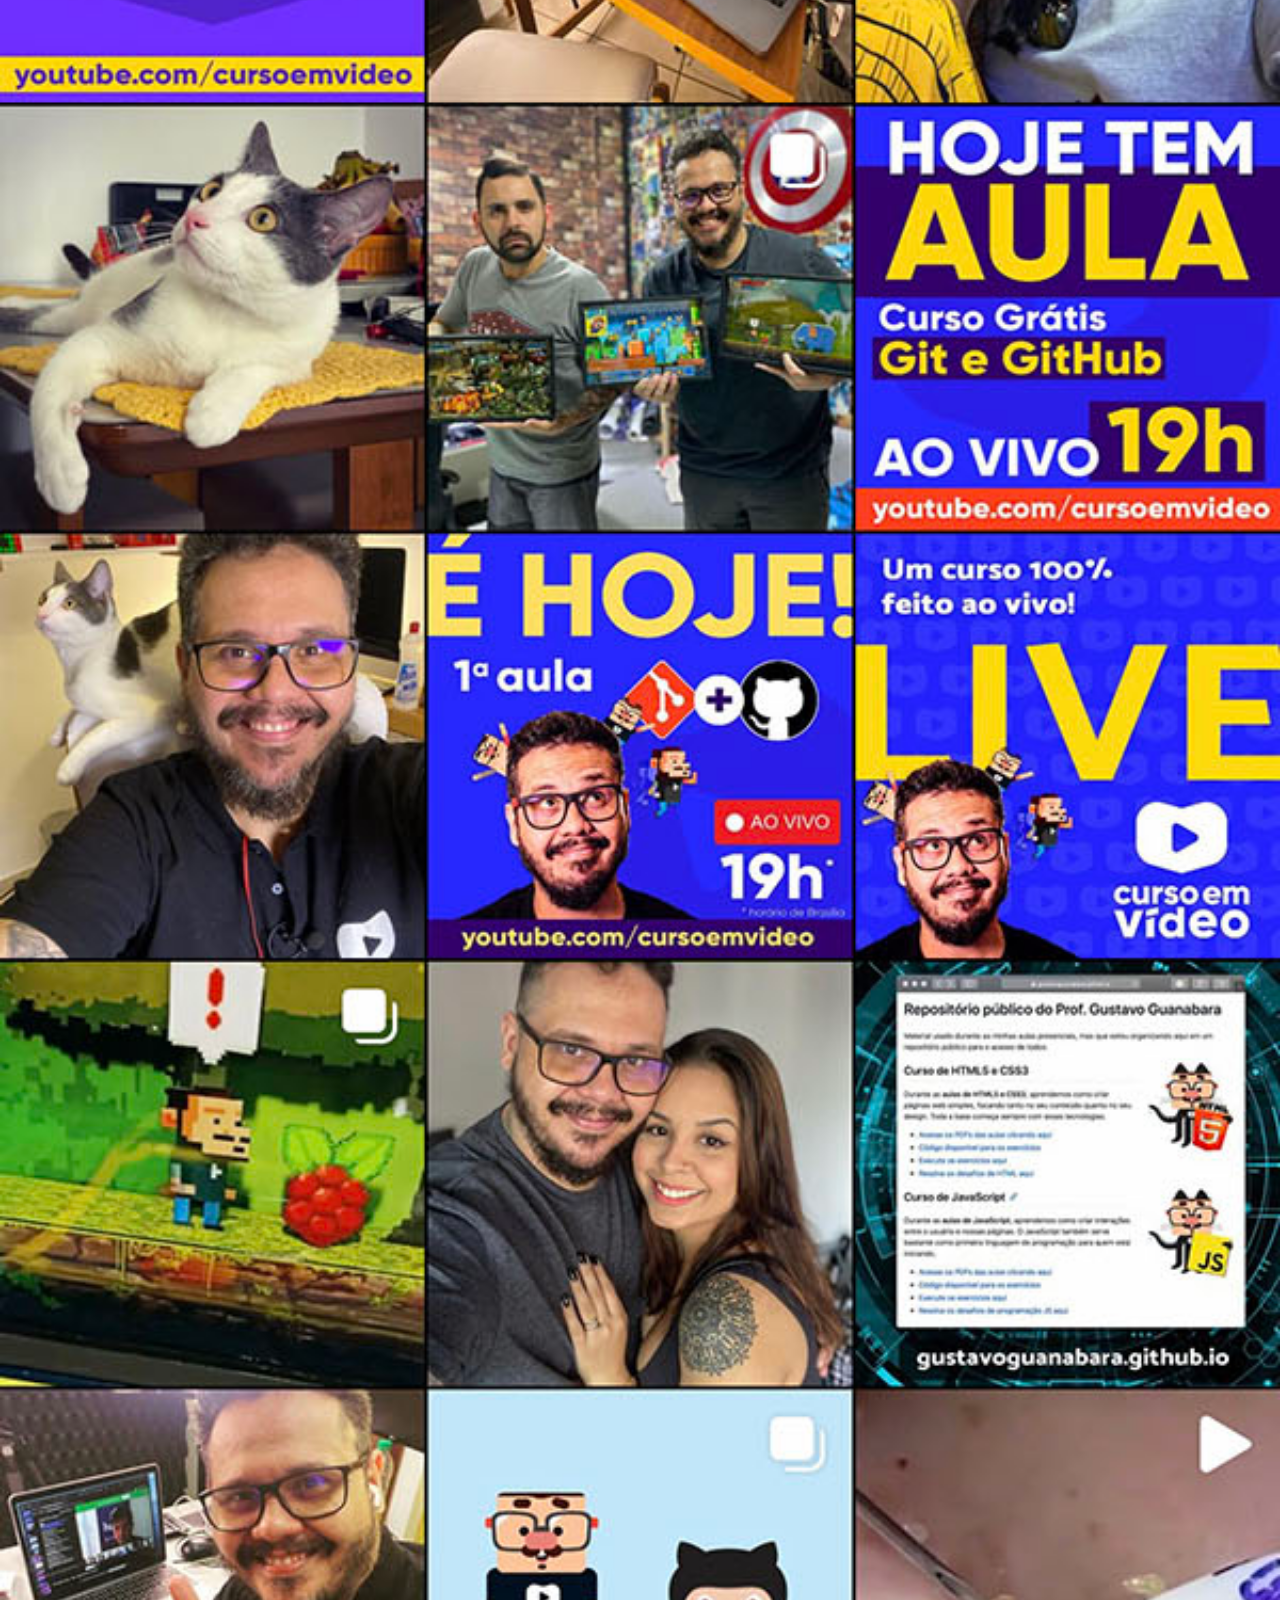
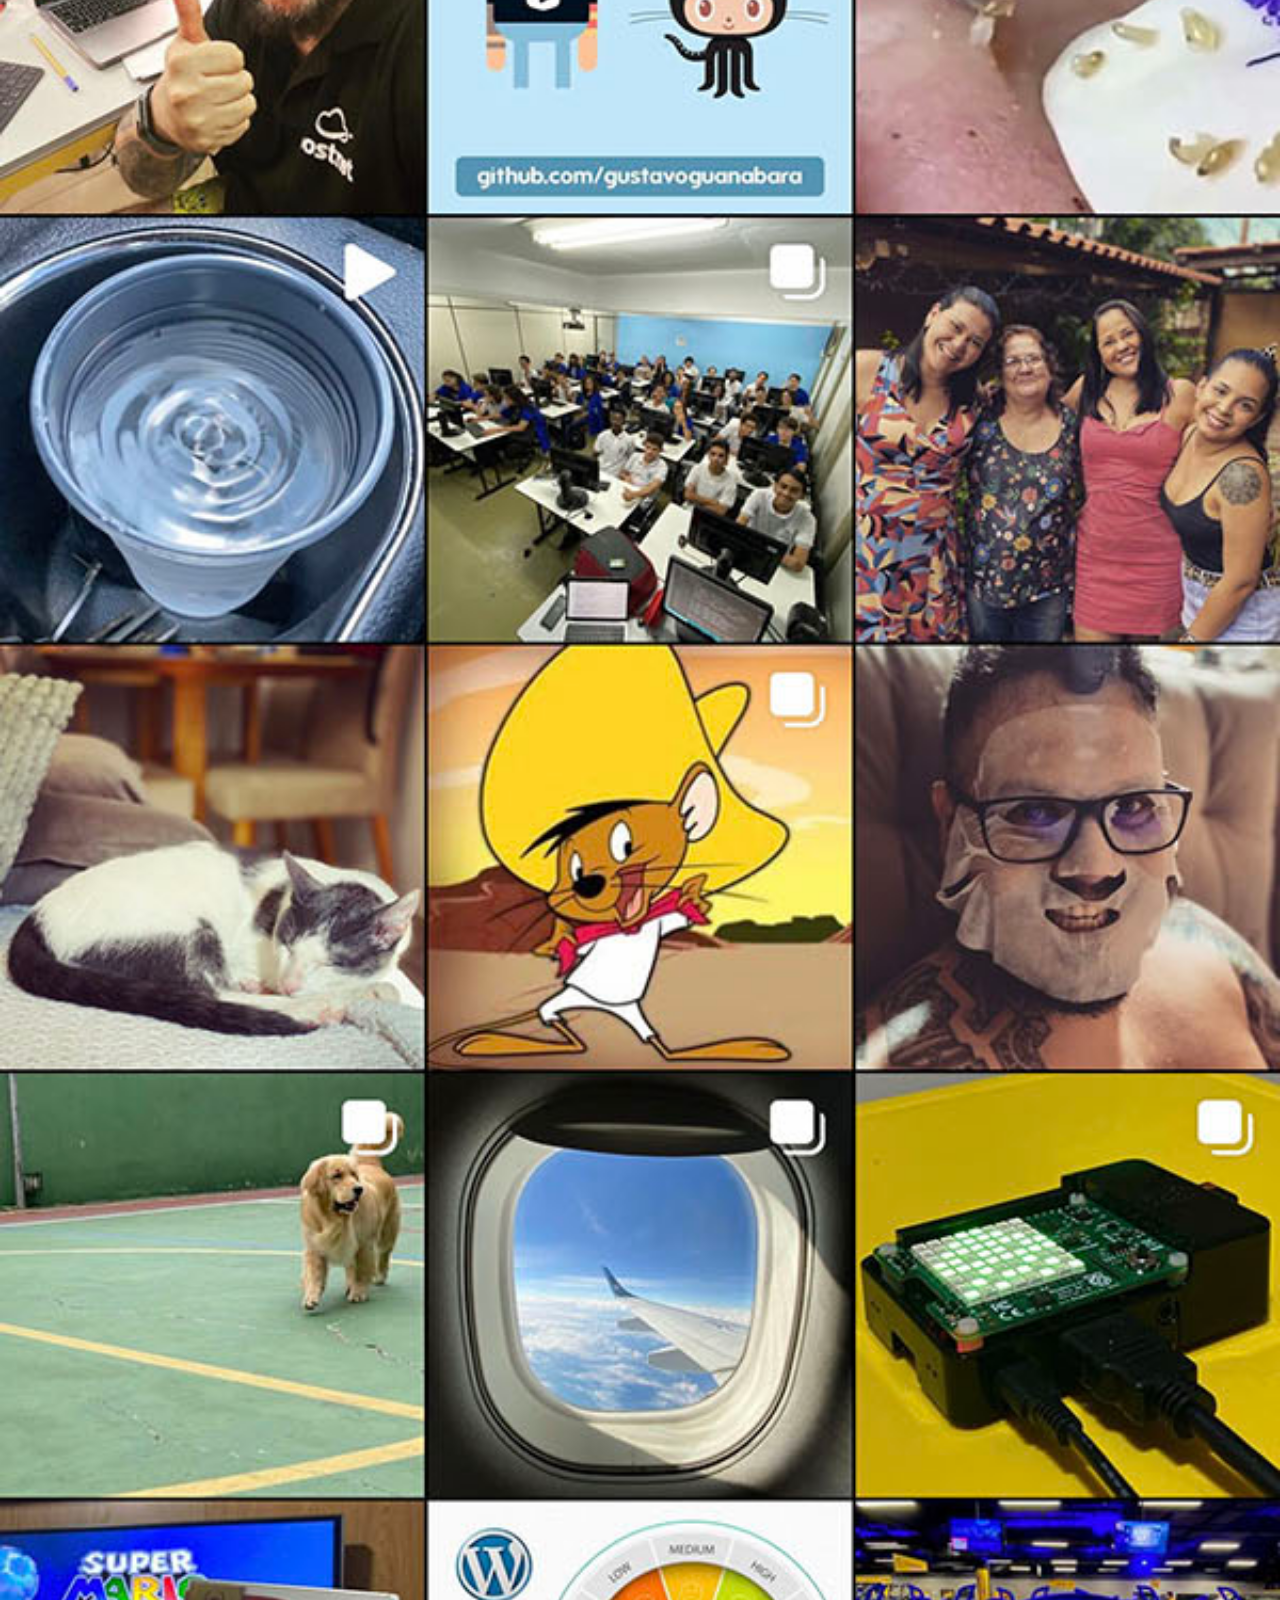
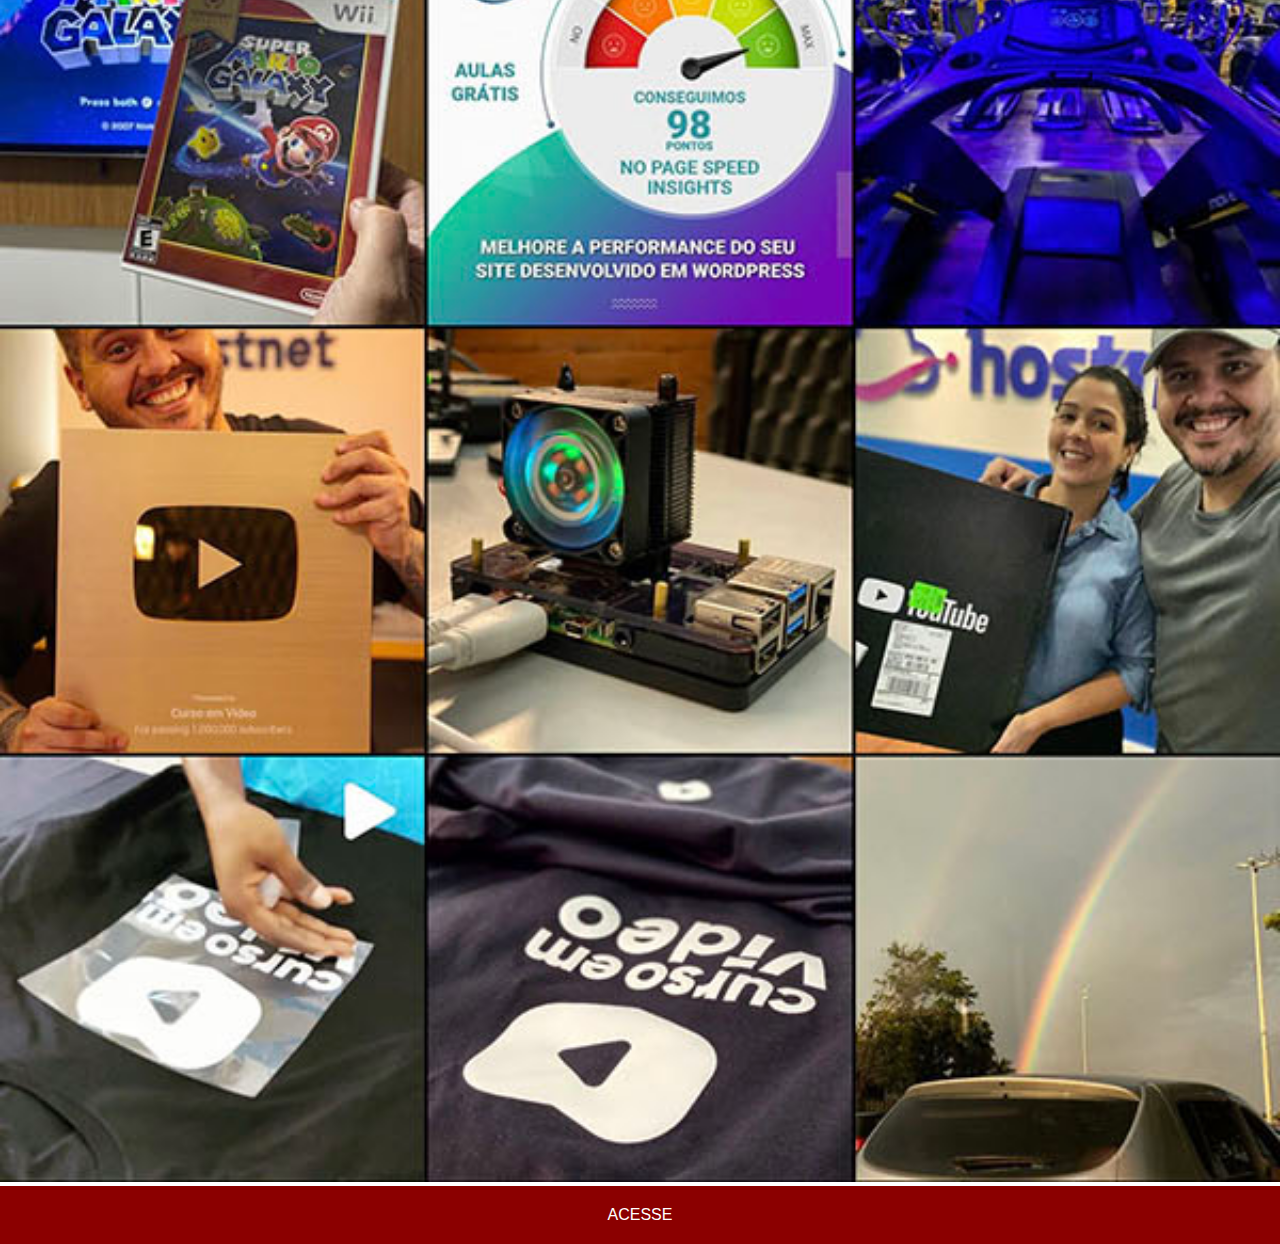
<file: instagram.html>
<!DOCTYPE html>
<html lang="pt-br">
<head>
    <meta charset="UTF-8">
    <meta name="viewport" content="width=device-width, initial-scale=1.0">
    <title>Instagram</title>
    <link rel="stylesheet" href="styles/social.css">
</head>
<body>
    <img src="imagens/tela-instagram.jpg" alt="Instagram">
    <a href="https://www.instagram.com/gustavoguanabara/" target="_blank">ACESSE</a>    
</body>
</html>
</file>
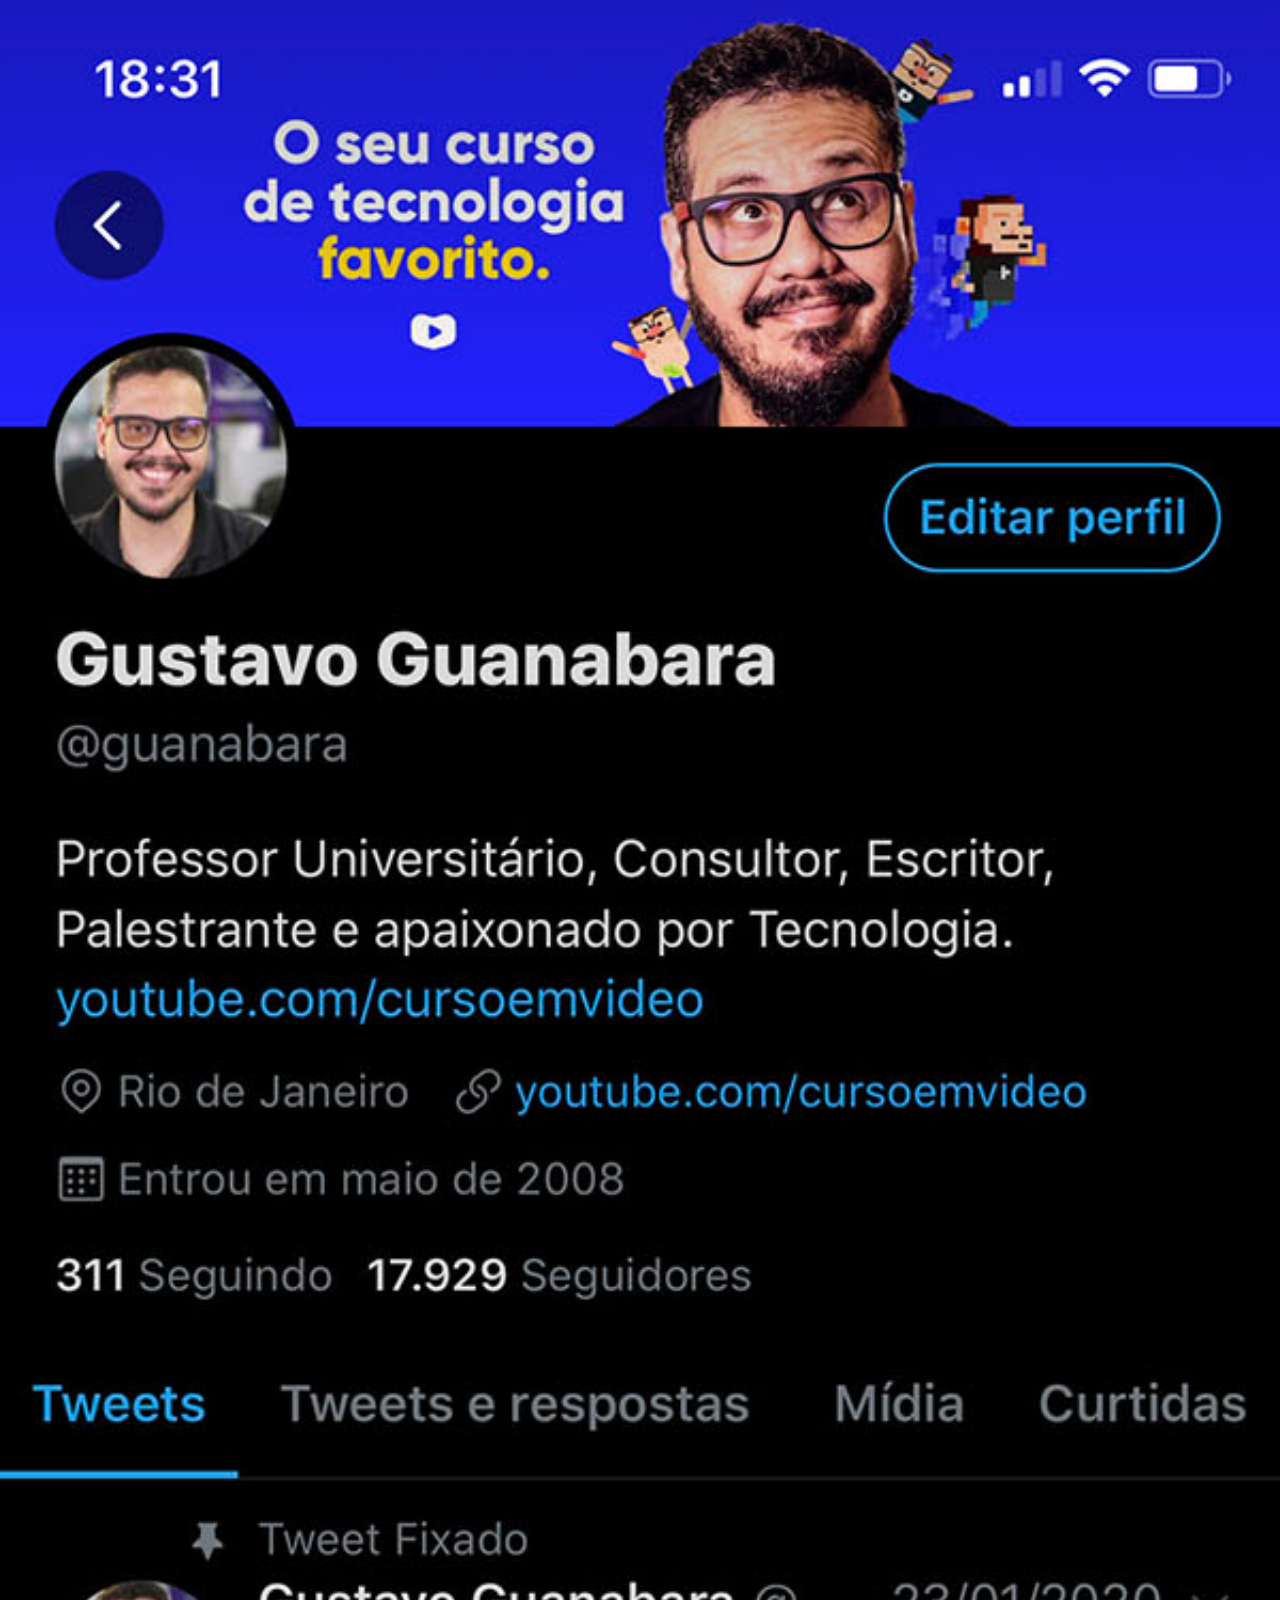
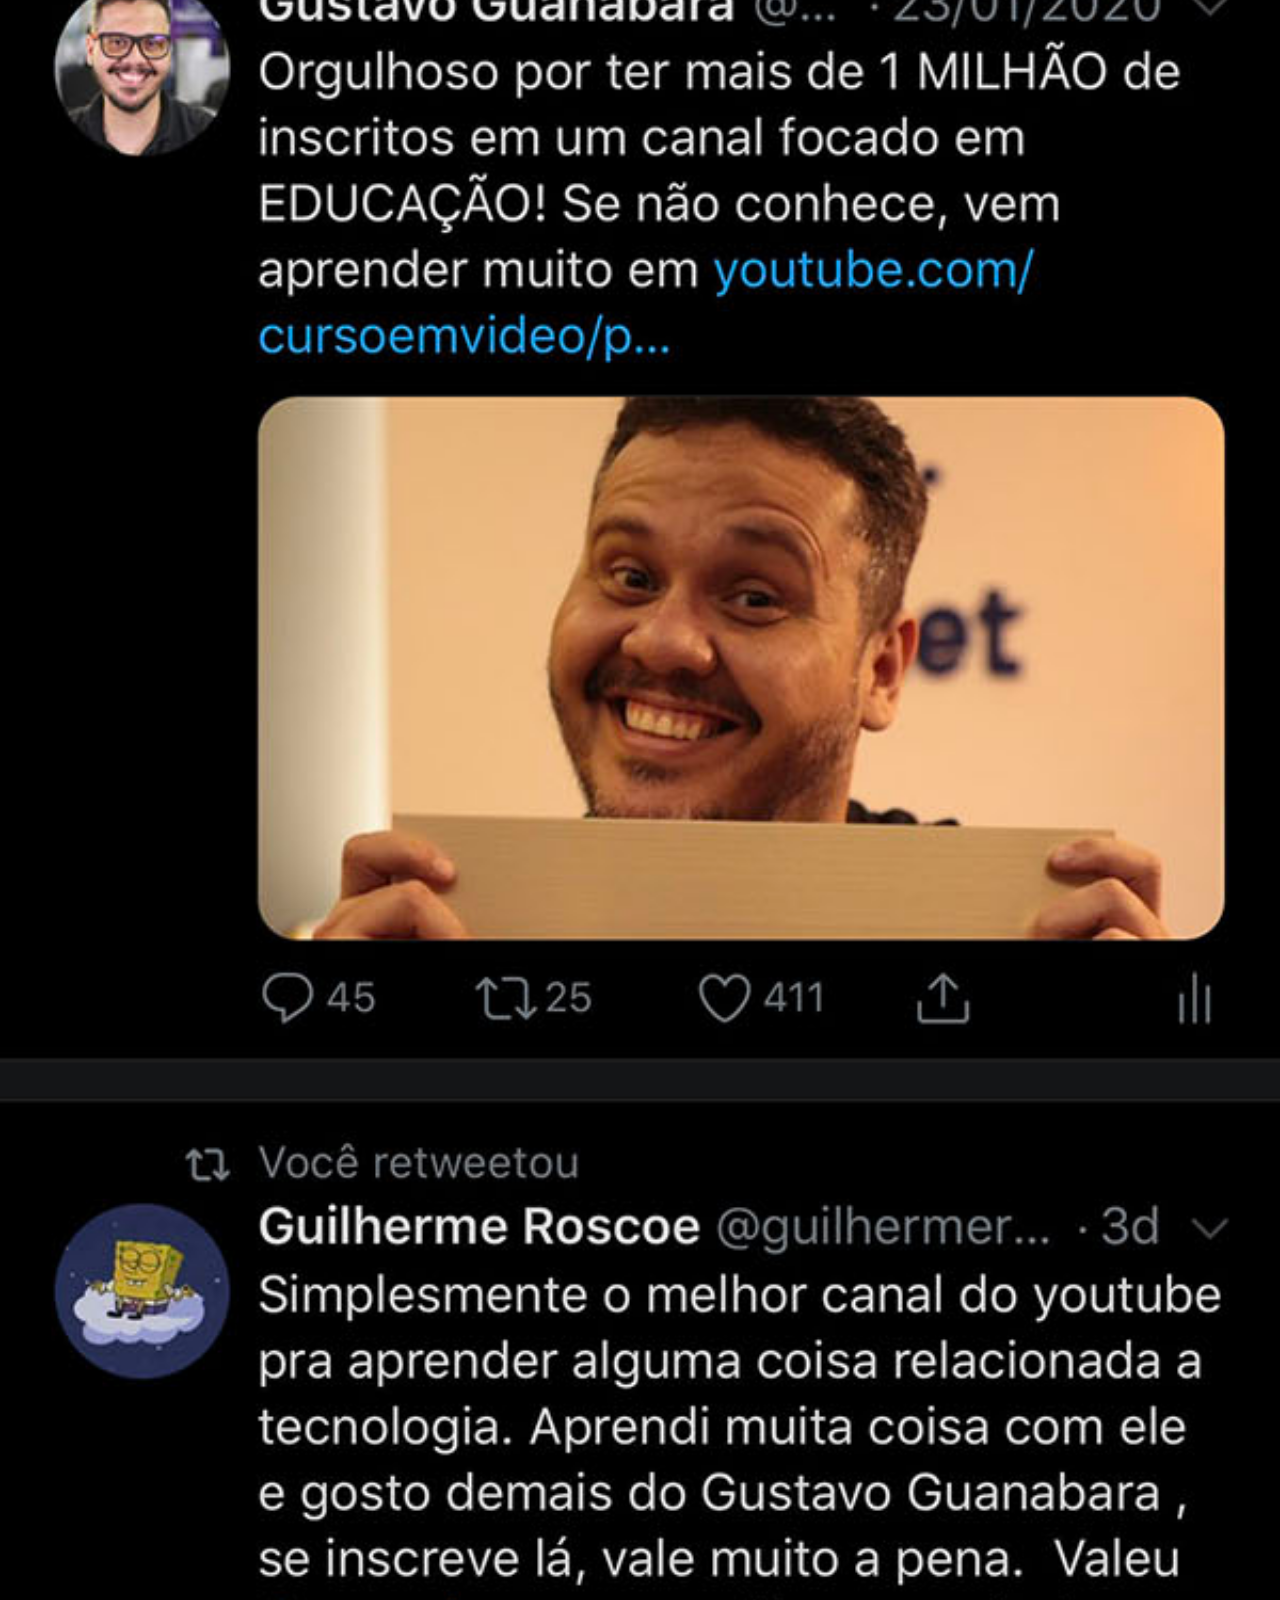
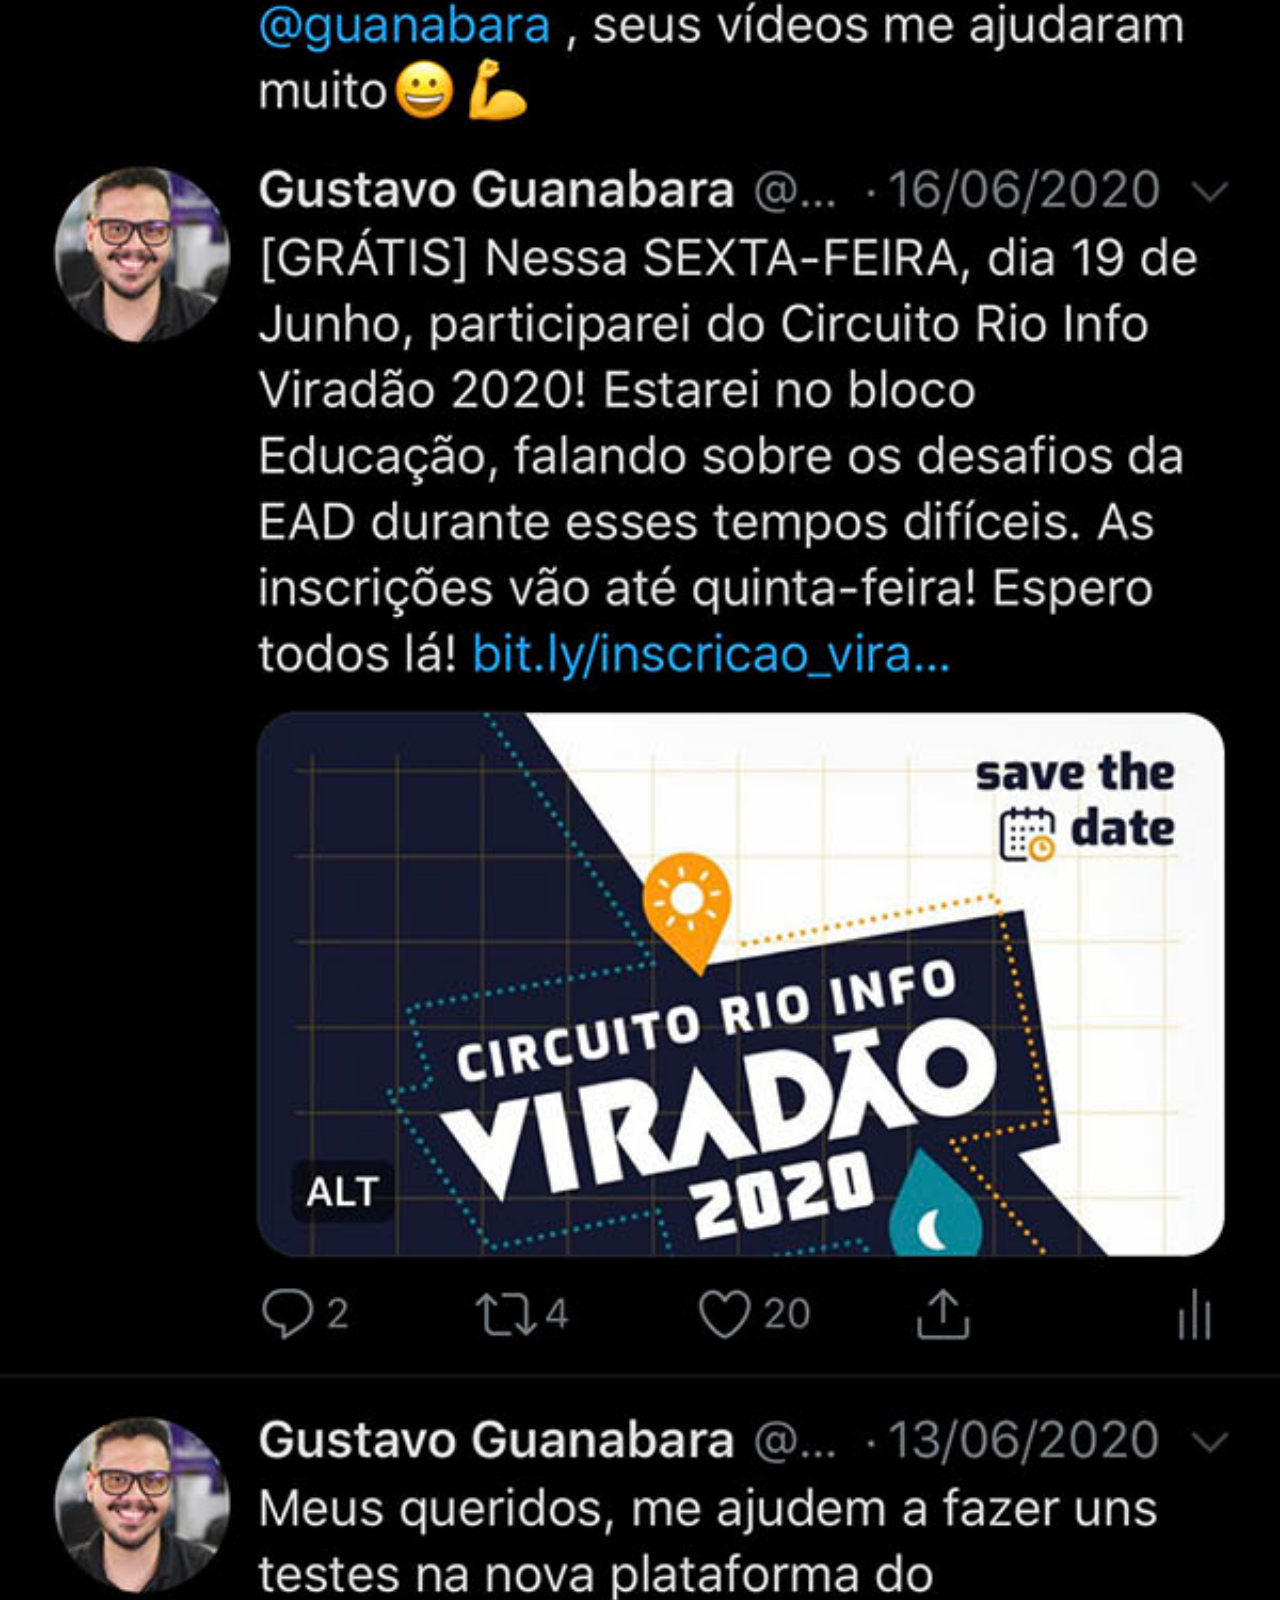
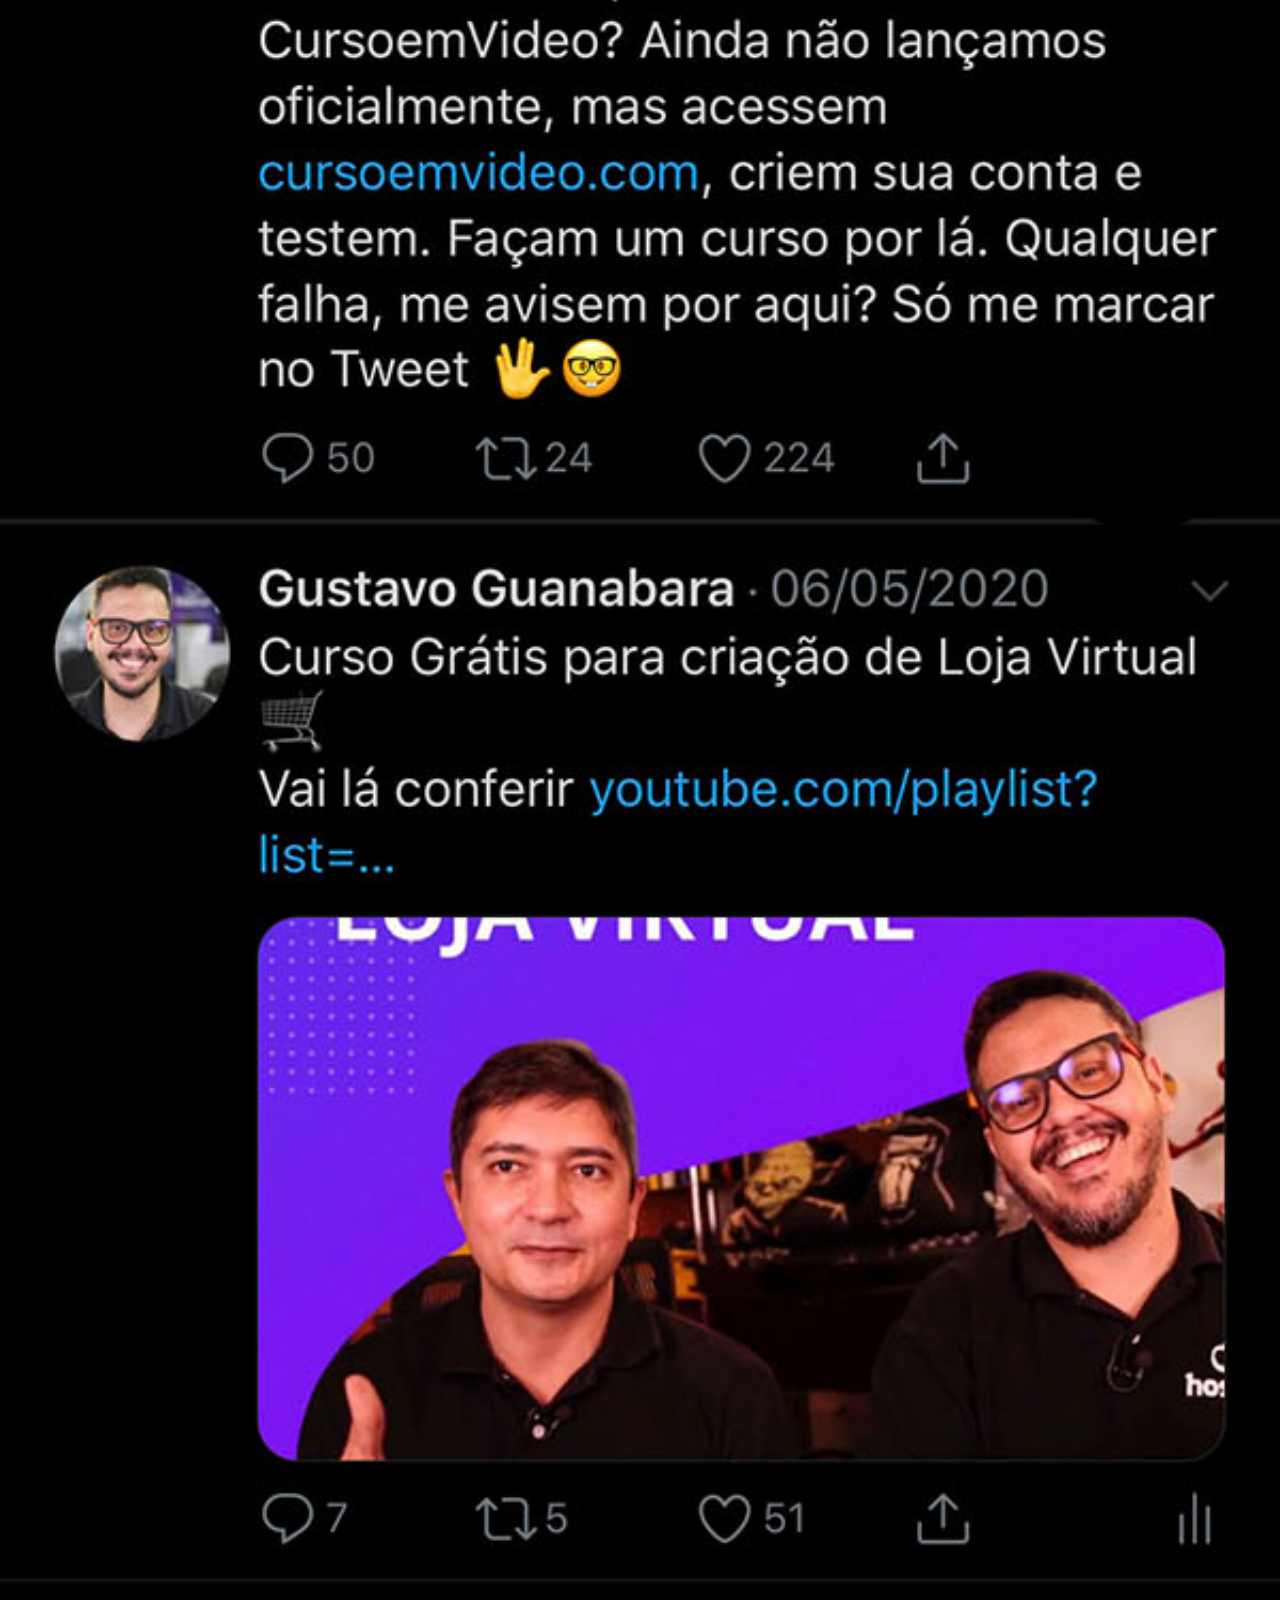
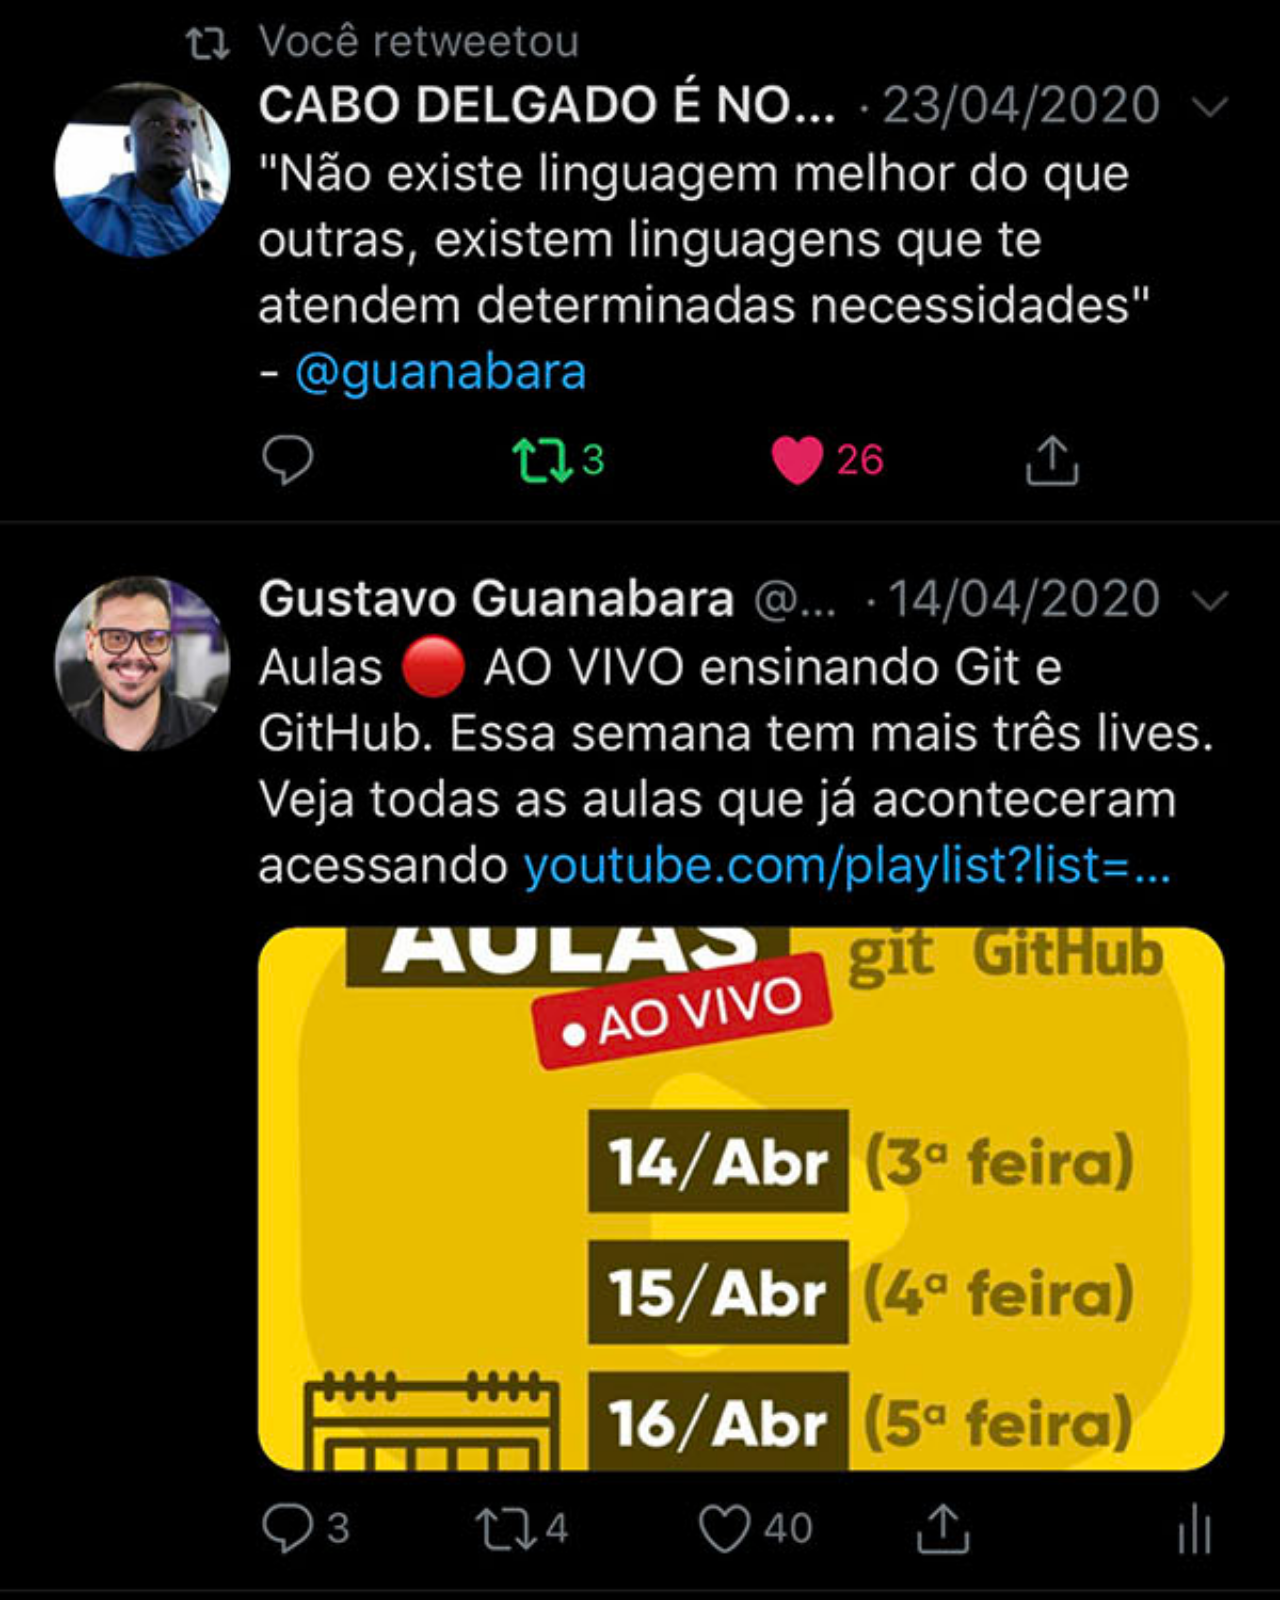
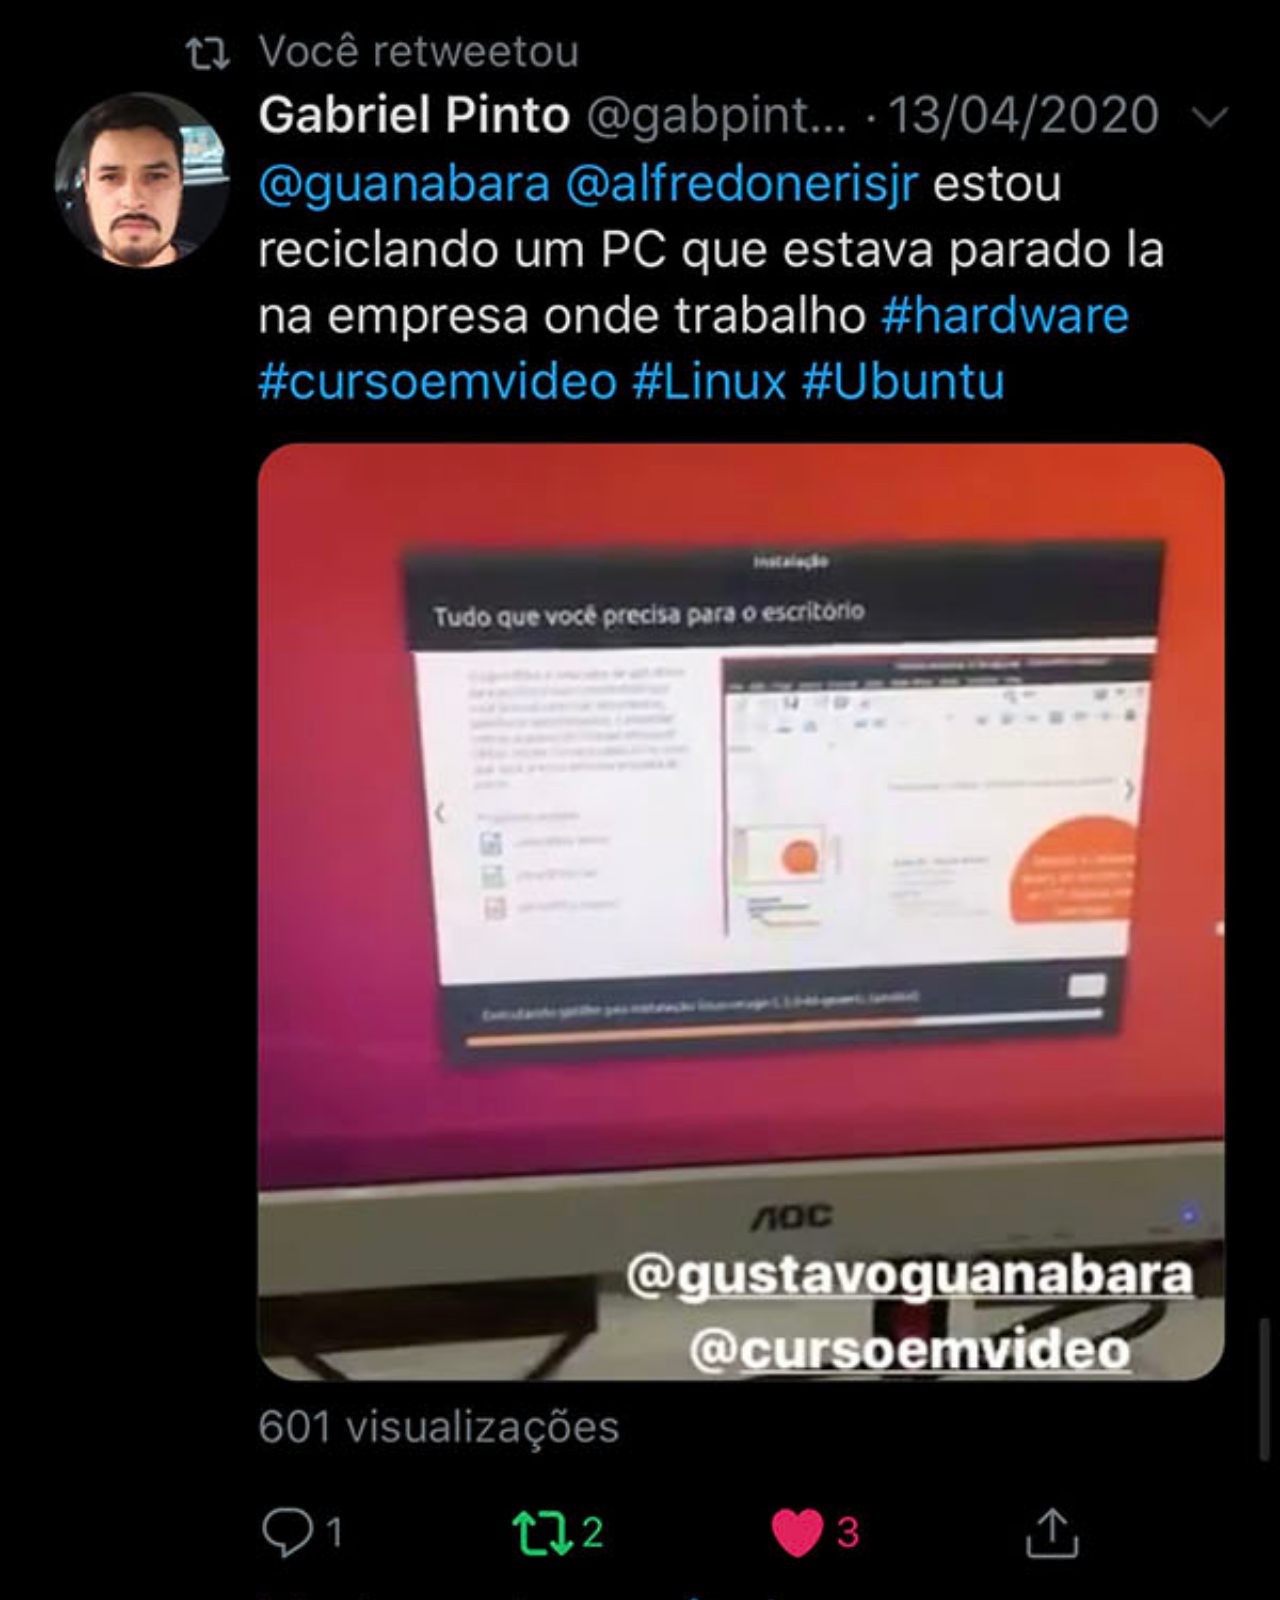
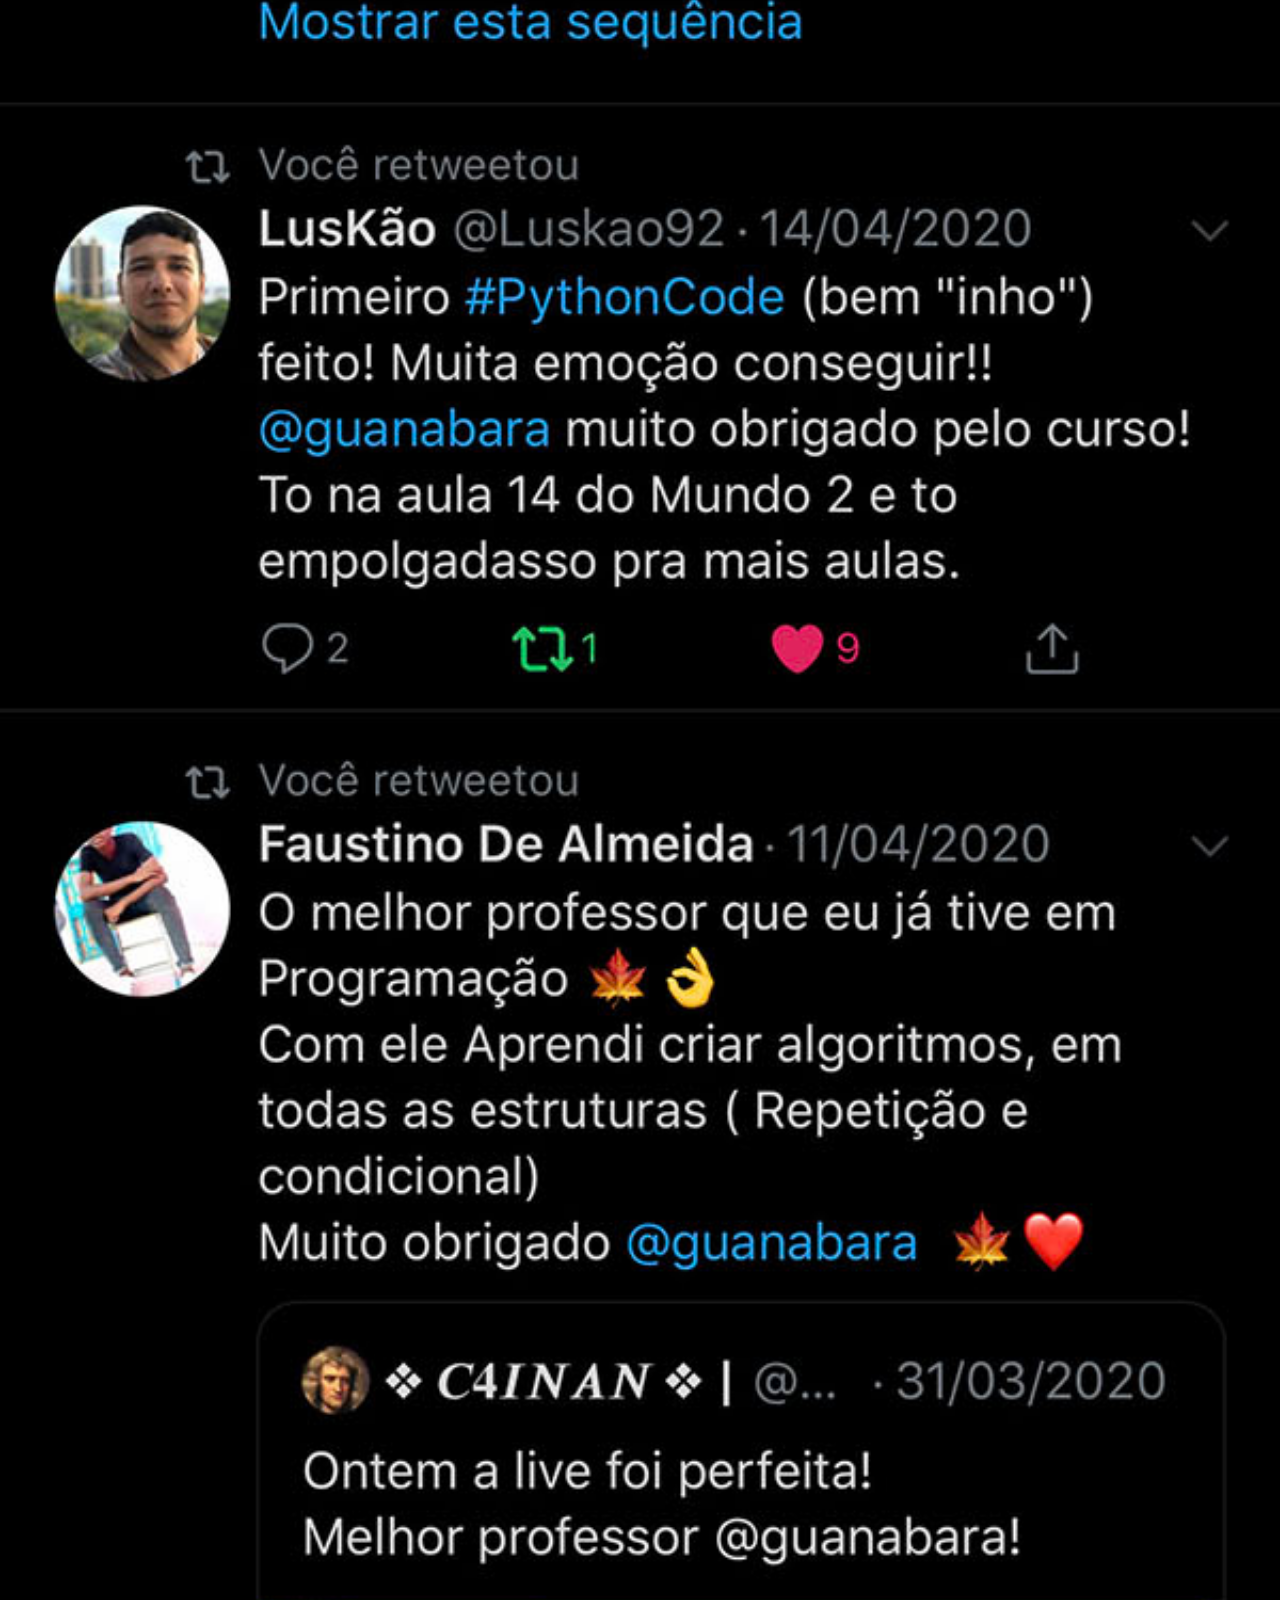
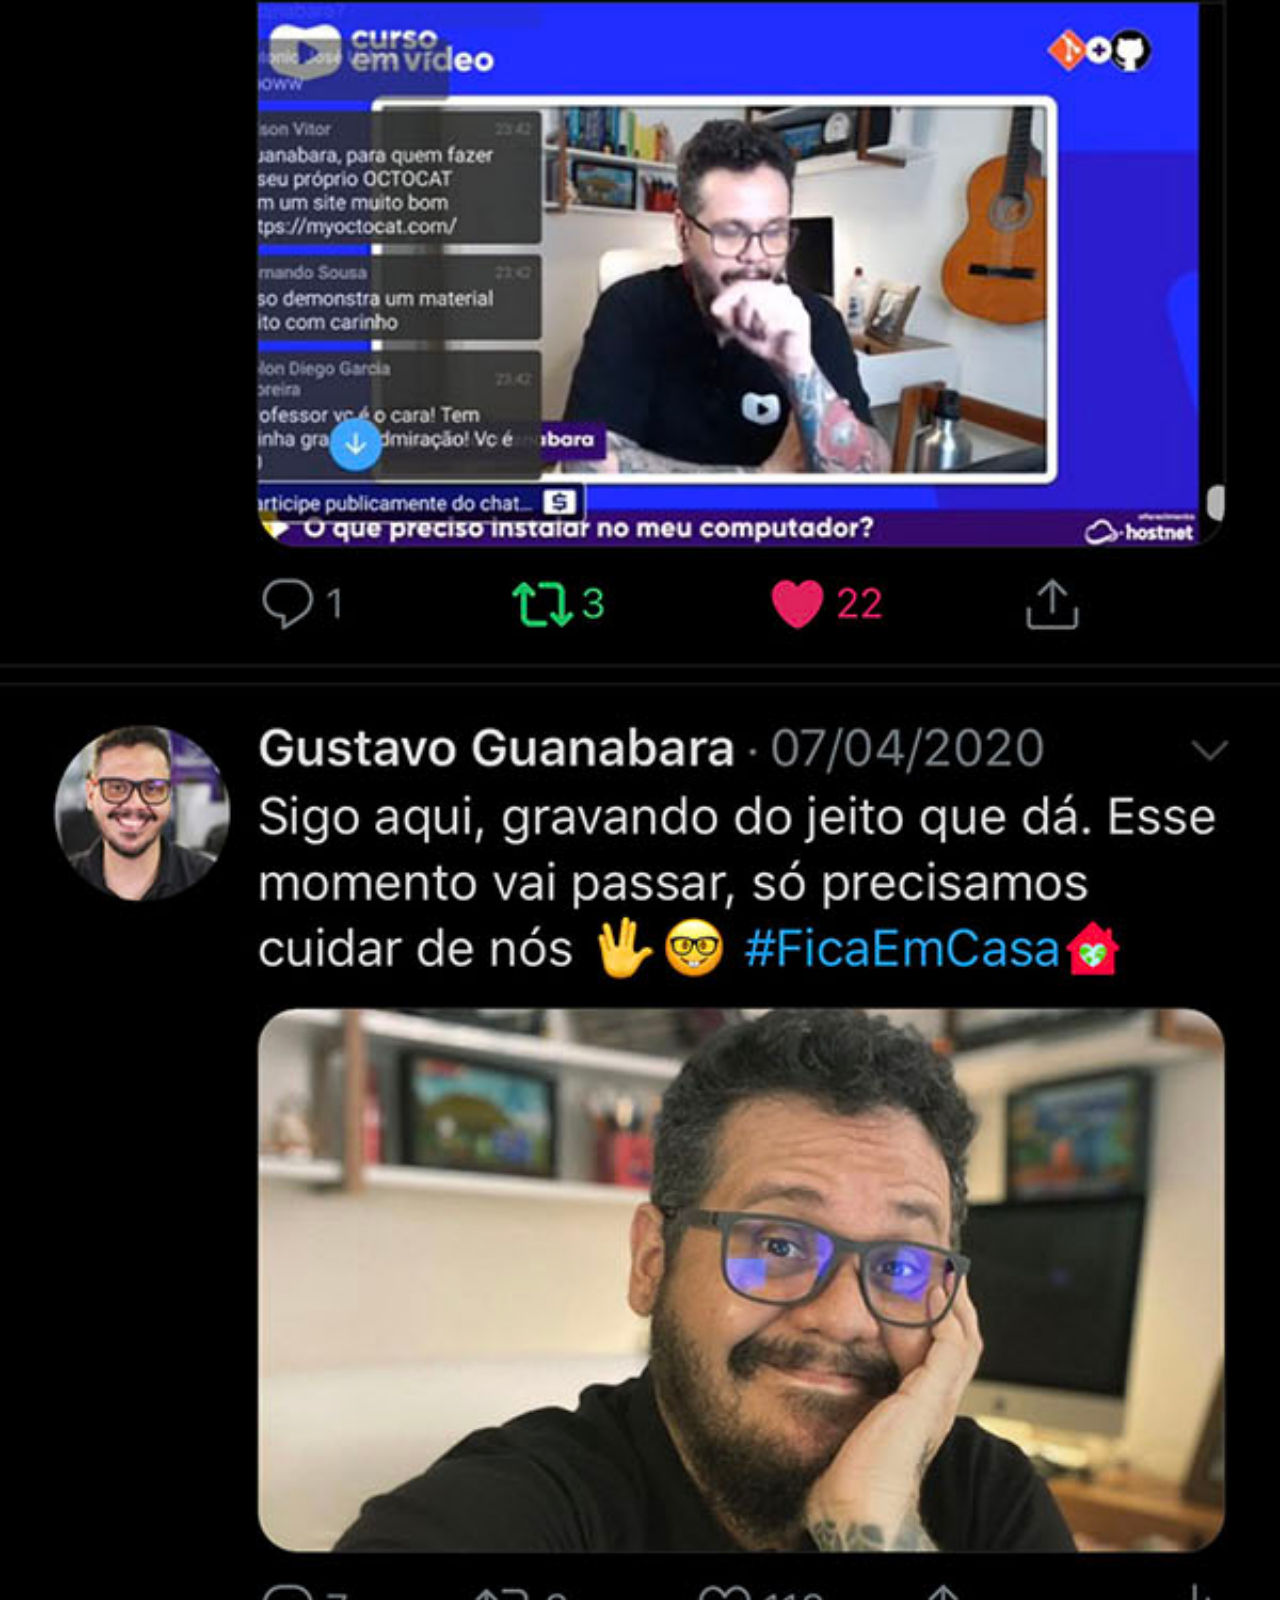
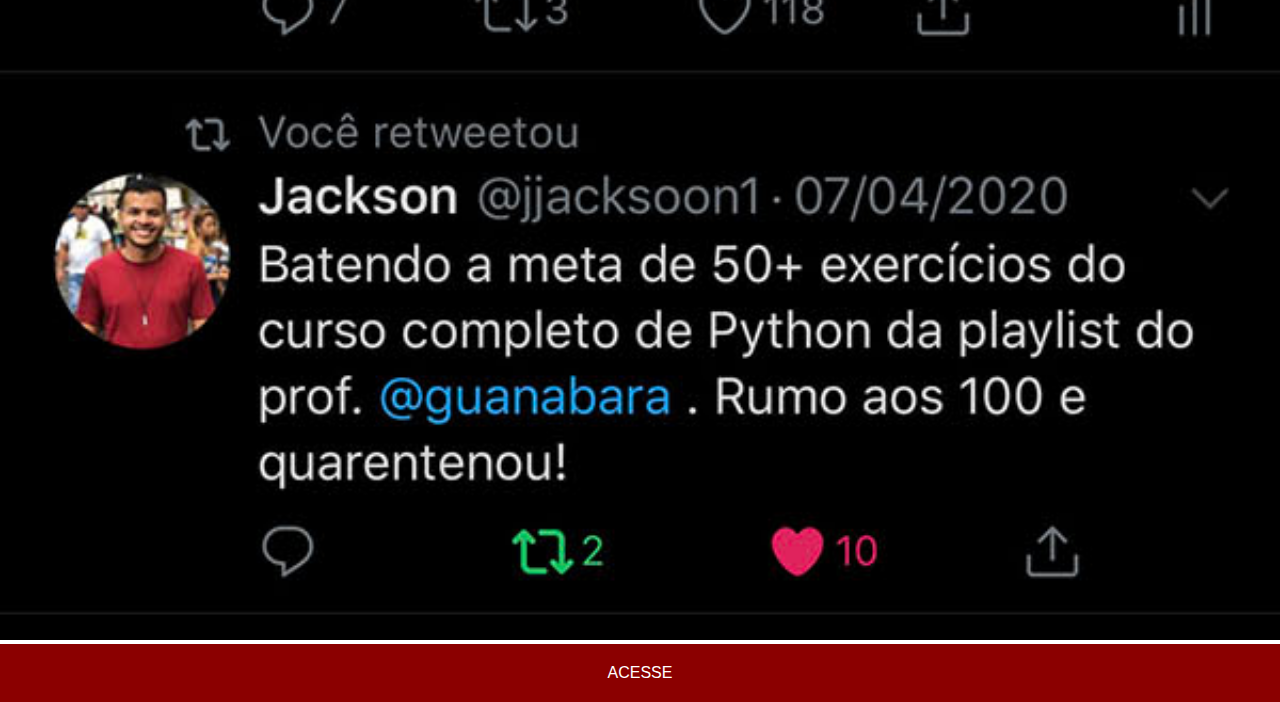
<file: twitter.html>
<!DOCTYPE html>
<html lang="pt-br">
<head>
    <meta charset="UTF-8">
    <meta name="viewport" content="width=device-width, initial-scale=1.0">
    <title>Twitter</title>
    <link rel="stylesheet" href="styles/social.css">
</head>
<body>
    <img src="imagens/tela-twitter.jpg" alt="Twitter">
    <a href="https://twitter.com/guanabara" target="_blank">ACESSE</a>    
</body>
</html>
</file>
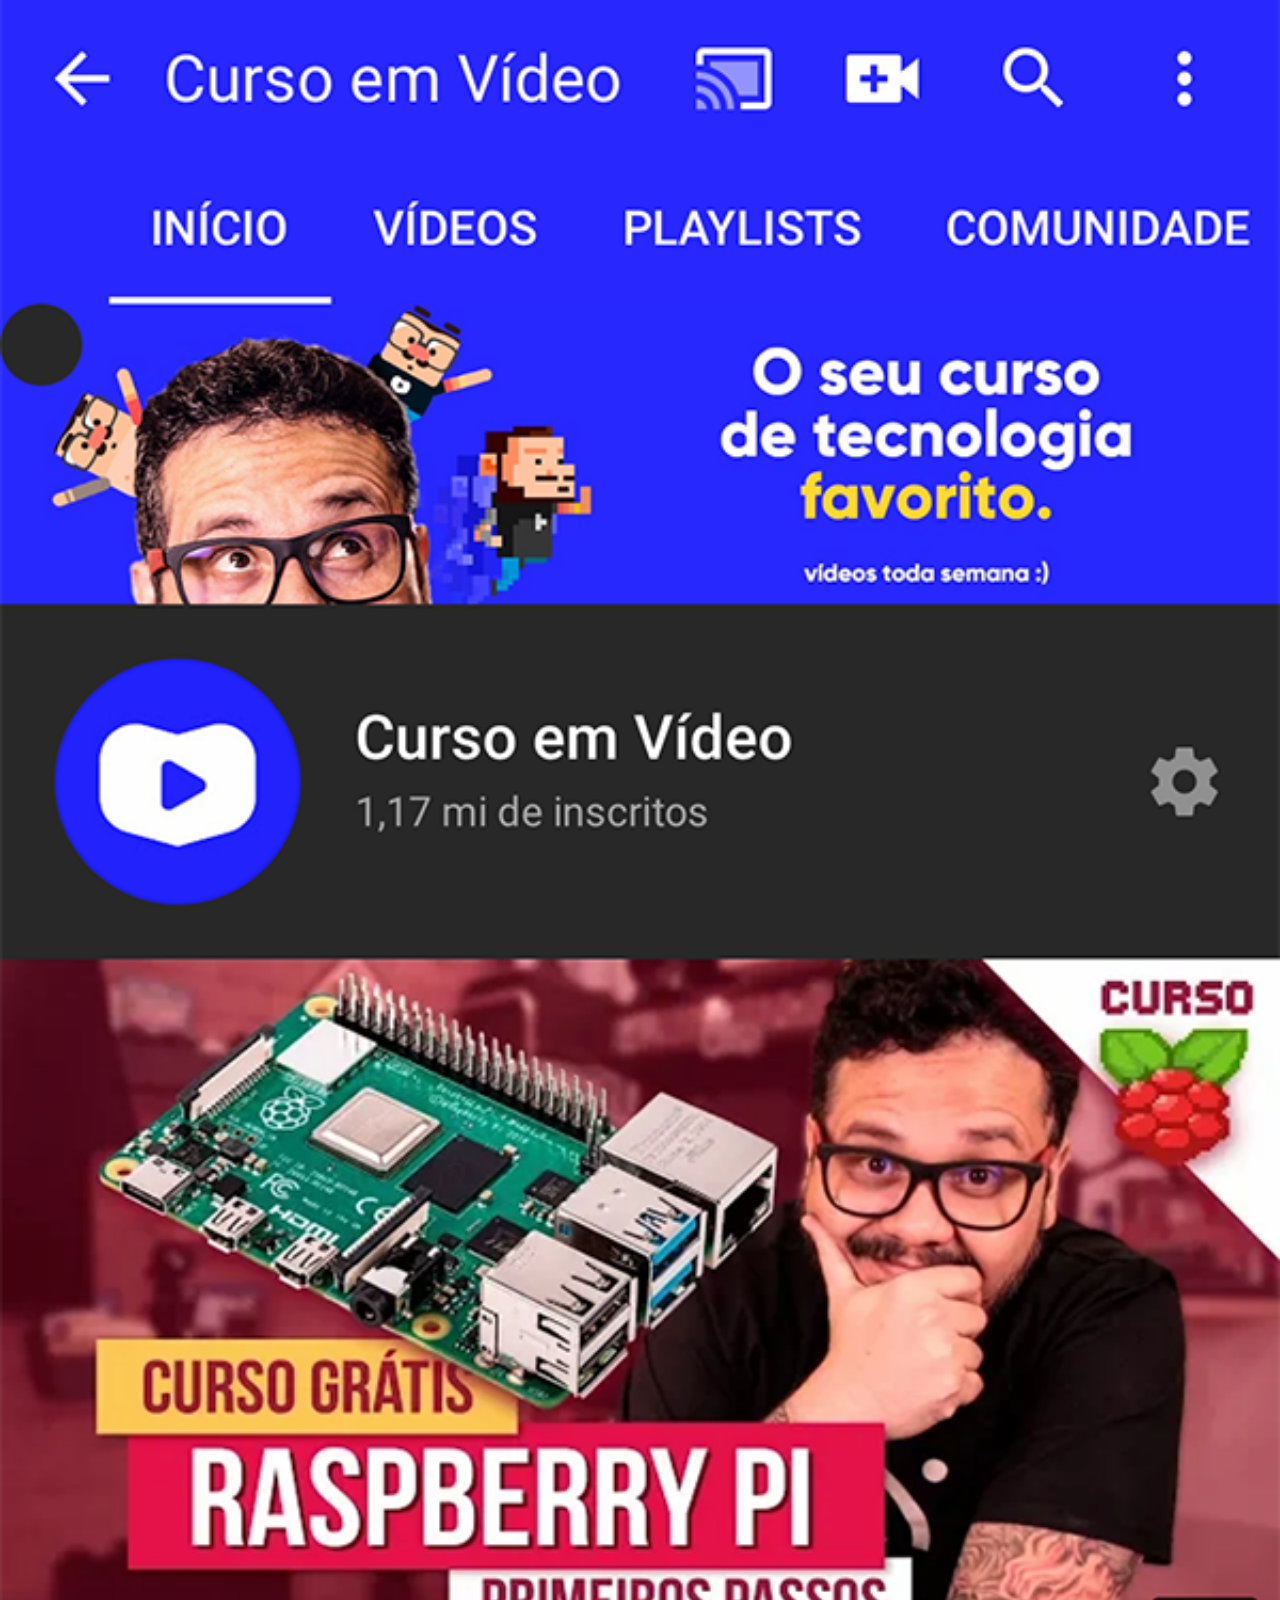
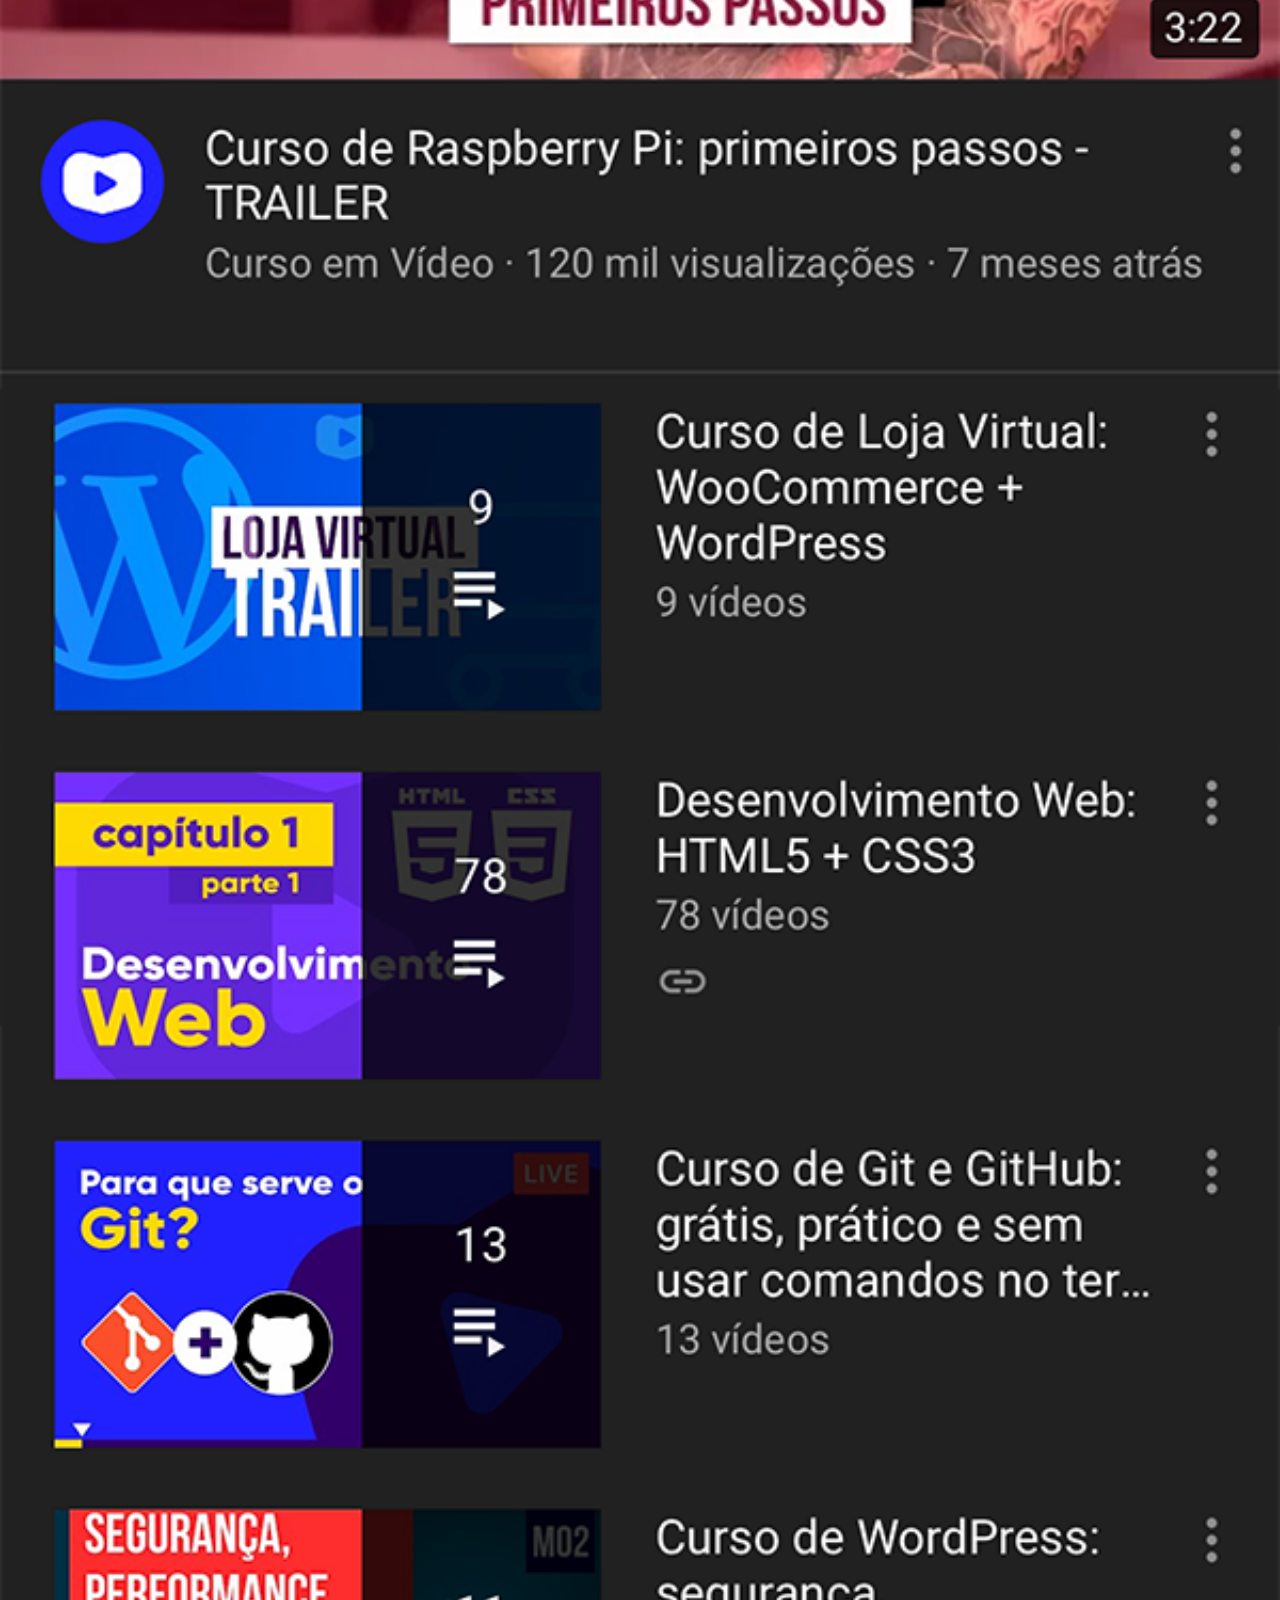
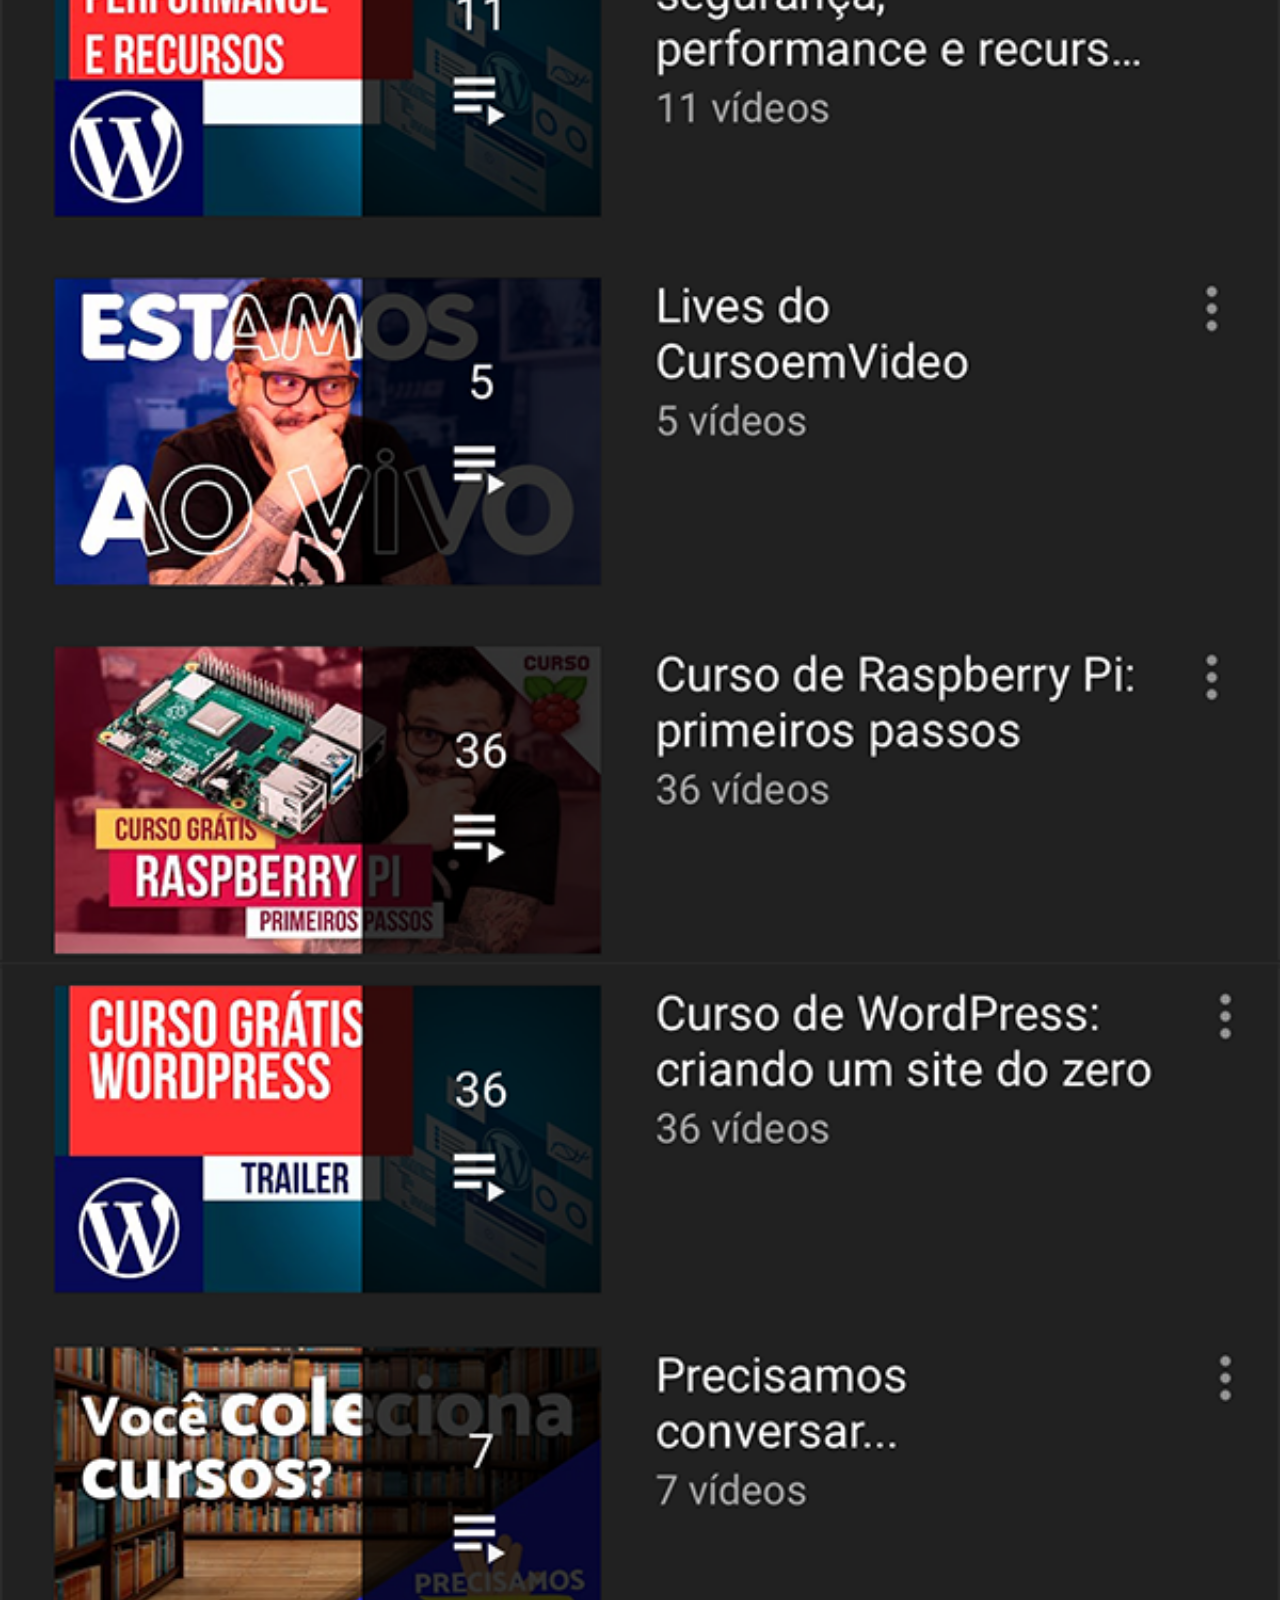
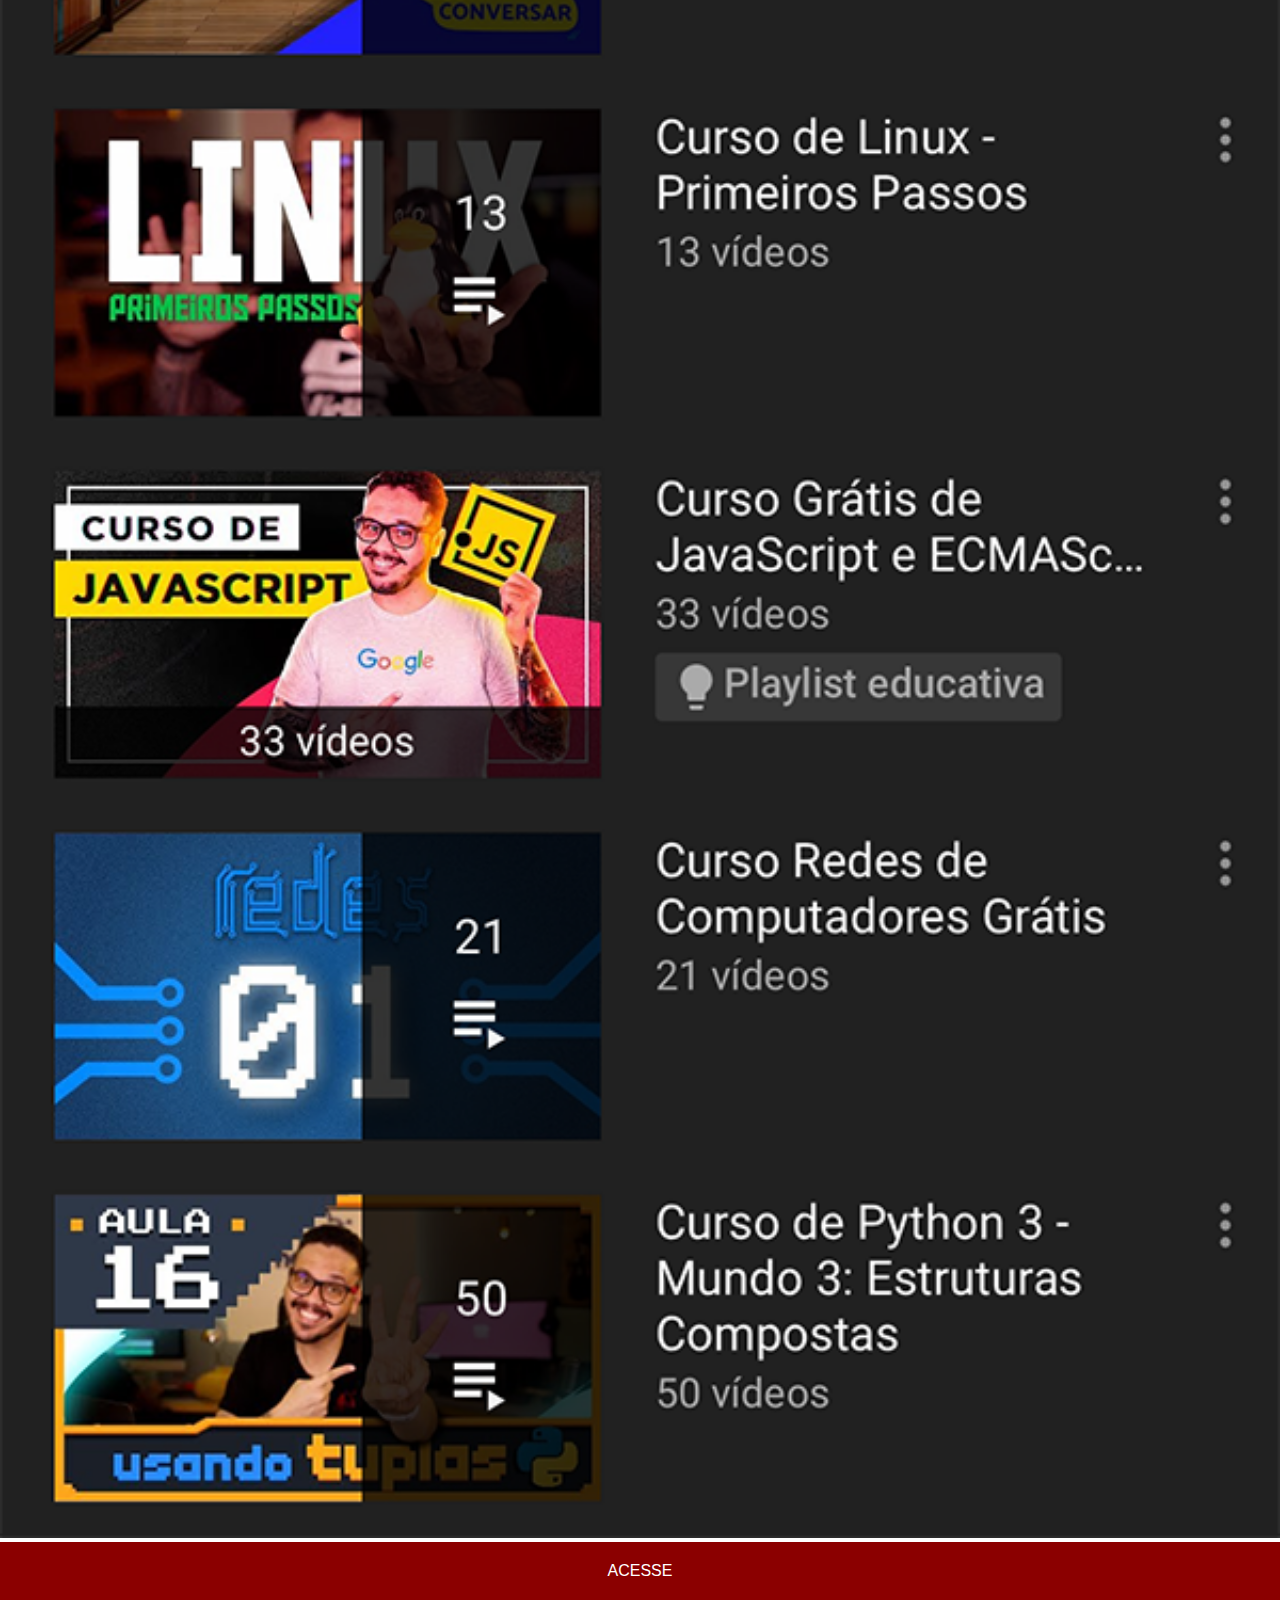
<file: youtube.html>
<!DOCTYPE html>
<html lang="pt-br">
<head>
    <meta charset="UTF-8">
    <meta name="viewport" content="width=device-width, initial-scale=1.0">
    <title>Youtube</title>
    <link rel="stylesheet" href="styles/social.css">
</head>
<body>
    <img src="imagens/tela-youtube.png" alt="Youtube">
    <a href="https://www.youtube.com/@CursoemVideo/playlists" target="_blank">ACESSE</a>
</body>
</html>
</file>
<file: styles/style.css>
@charset "UTF-8";

* {
    margin: 0px;
    padding: 0px;
    font-family: Arial, Helvetica, sans-serif;
}

html, body {
    height: 100vh;
    width: 100vw;
}

body {
    background: black url('../imagens/fundo-madeira.jpg') center top no-repeat fixed;
    background-size: cover;
}

main {
    position: relative;
    height: 100vh;
}

section#telefone {
    position: absolute;
    top: 50%;
    left: 50%;
    transform: translate(-50%, -50%);

    height: 627px;
    width: 311px;
    background: url('../imagens/frame-iphone.png') no-repeat;

}

iframe#tela {
    position: relative;
    top: 80px;
    left: 22px;
    width: 267px;
    height: 471px;

}

section#botoes {
    text-align: right;
}

section#botoes img {
    width: 50px;
    margin: 10px;
    border-radius: 50%;
    box-shadow: 2px 2px 5px rgba(0, 0, 0, 0.400);
    box-sizing: border-box;
}

section#botoes img:hover {
    border: 2px solid rgba(255, 255, 255, 0.637);
    transform: translate(-3px, -3px);
    box-shadow: 5px 5px 10px rgba(0, 0, 0, 0.623);
    transition: transform 0.3s, border 0.1s;
}
</file>
<file: styles/social.css>
@charset "UTF-8";

* {
    margin: 0px;
    padding: 0px;
    font-family: Arial, Helvetica, sans-serif;
}

::-webkit-scrollbar {
    width: 0px;
    height: 0px;
}

img {
    width: 100vw;
}

a {
    display: block;
    background-color: #8B0000;
    color: white;
    text-decoration: none;
    text-align: center;
    padding: 20px;
}

a:hover {
    background-color: rgba(255, 0, 0, 0.587);
}
</file>
